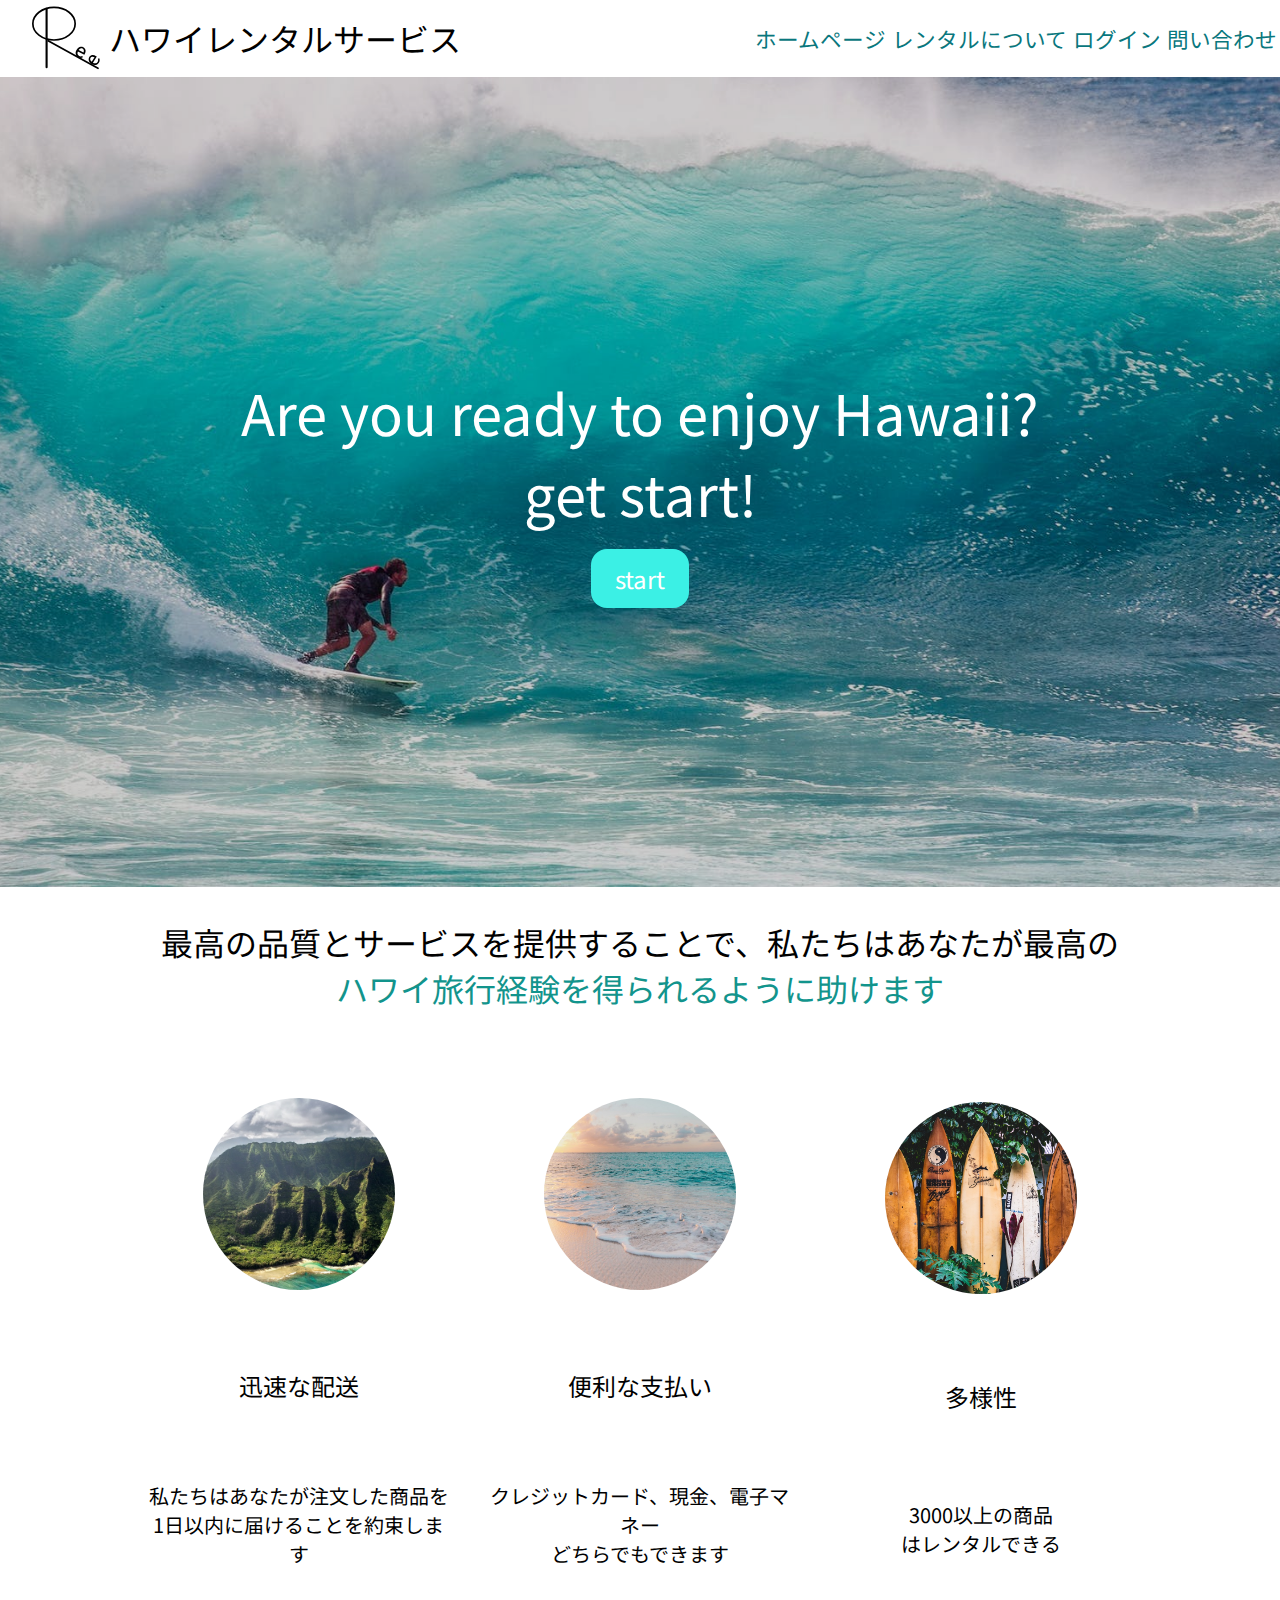
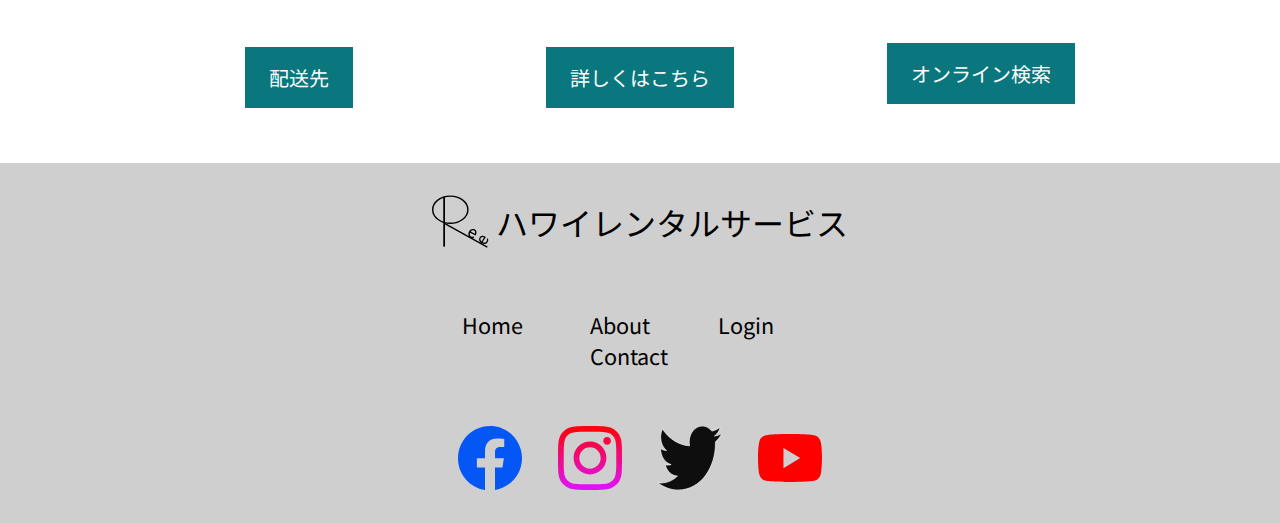
<file: HAWAI/index.html>
<!DOCTYPE html>
<html lang="ja">
 <head>
    <meta charset="UTF-8">
    <meta http-equiv="X-UA-Compatible" content="IE=edge">
    <meta name="viewport" content="width=device-width, initial-scale=1.0">
    <title>hawai</title>
    <!--google font setting-->
    <link rel="preconnect" href="https://fonts.googleapis.com">
    <link rel="preconnect" href="https://fonts.gstatic.com" crossorigin>
    <link href="https://fonts.googleapis.com/css2?family=Noto+Sans+JP&display=swap" rel="stylesheet">
    <link rel="stylesheet" href="styles/style.css">
  
 </head>
 <body>
    <!--header-->
    <header>
     <div class="logo">
         <img src="./Icons/black logo.svg" alt="logo">
         <h1>ハワイレンタルサービス</h1>
     </div>
      <nav>
          <ul>
            <li><a href="#">ホームページ</a></li>
            <li><a href="#">レンタルについて</a></li>
            <li><a href="#">ログイン</a></li>
            <li><a href="#">問い合わせ</a></li>
          </ul>
      </nav>

    </header>
    <main>
    <!--image part of the first page-->
    <section class="backImage">
        <div class="filter"></div>
        <h3>Are you ready to enjoy Hawaii? <br /> 
          get start!</h3>
          <button class="start">start</button>
    </section>
    <!--second page -->
    <section class="second">
        <h2>最高の品質とサービスを提供することで、私たちはあなたが最高の <br>
           <span style="color:#12948c">ハワイ旅行経験を得られるように助けます</span></h2>
    
        <section class="cards">
         <div class="card">
            <img src="./Pictures/braden-jarvis-prSogOoFmkw-unsplash.jpg" alt="Pictures">
            <h4>迅速な配送</h4>
            <P>私たちはあなたが注文した商品を<br>
                1日以内に届けることを約束します</P>
            <a href="#">配送先</a>
         </div>
         <div class="card">
            <img src="./Pictures/sean-o-KMn4VEeEPR8-unsplash.jpg" alt="Pictures">
            <h4>便利な支払い</h4>
            <P>クレジットカード、現金、電子マネー <br>
                どちらでもできます</P>
            <a href="#">詳しくはこちら</a>
         </div>
         <div class="card">
            <img src="./Pictures/tatonomusic-FFCgotROOTY-unsplash.jpg" alt="Pictures">
            <h4>多様性</h4>
            <P>3000以上の商品 <br>
                はレンタルできる</P>
            <a href="#">オンライン検索</a>
         </div>

        </section>
     </section>
    </main>  

    <footer>
     <div class="logo">
        <img src="./Icons/black logo.svg" alt="logo">
        <h1>ハワイレンタルサービス</h1>
     </div>
     <nav>
        <ul>
            <li><a href="#">Home</a></li>
            <li><a href="#">About</a></li>
            <li><a href="#">Login</a></li>
            <li><a href="#">Contact</a></li>
        </ul>
     </nav>
     <section class="links">
        <a href="#"><img src="./Icons/facebook.svg" alt="facebook"></a>
        <a href="#"><img src="./Icons/instagram.svg" alt="instagram"></a>
        <a href="#"><img src="./Icons/twitter.svg" alt="twitter"></a>
        <a href="#"><img src="./Icons/youtube.svg" alt="youtube"></a>
     </section>
    </footer>
 </body>
</html>
</file>
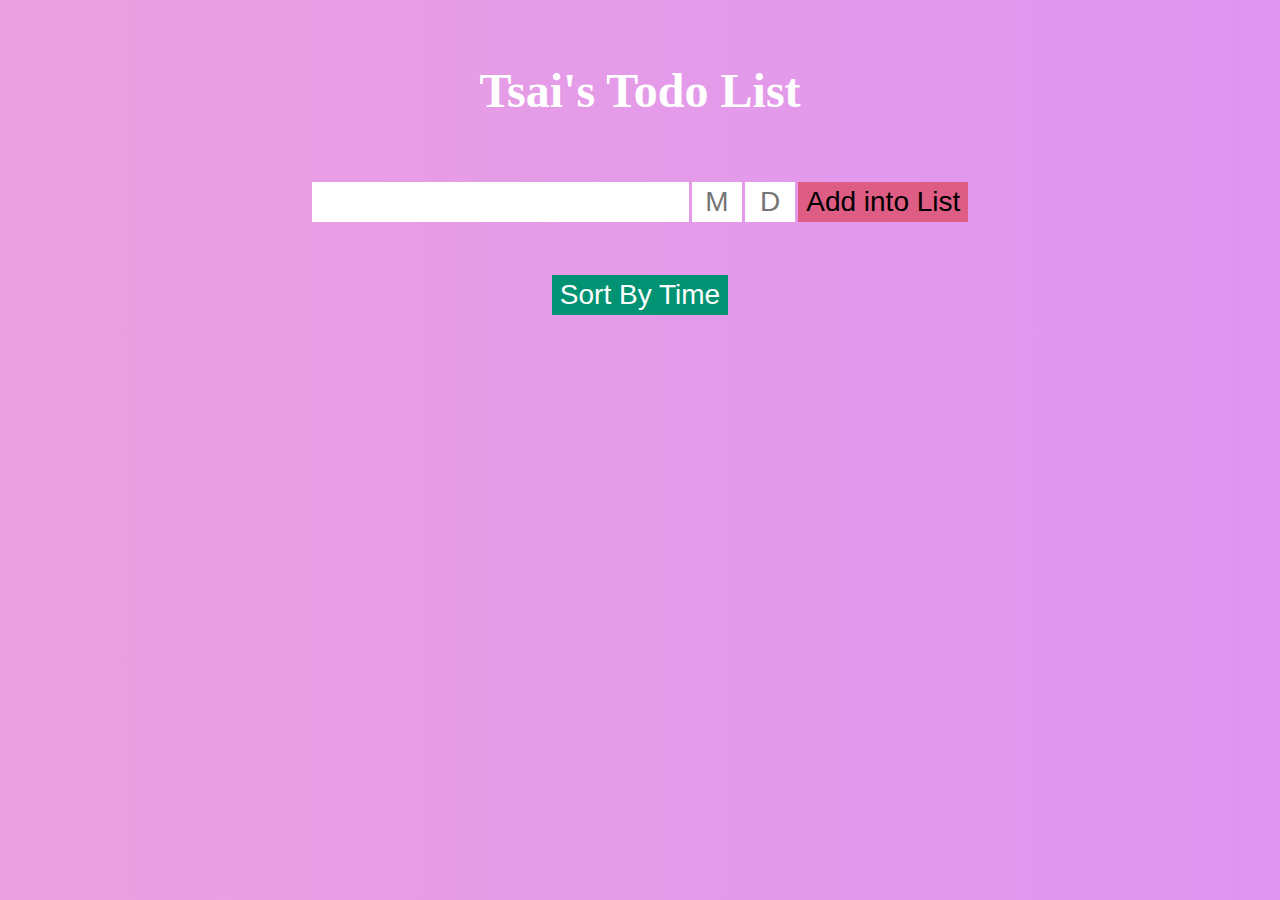
<file: Todo List/index.html>
<!DOCTYPE html>
<html lang="ja">
<head>
    <meta charset="UTF-8">
    <meta http-equiv="X-UA-Compatible" content="IE=edge">
    <meta name="viewport" content="width=device-width, initial-scale=1.0">
    <title>Todo List</title>
    <link rel="stylesheet" href="./style/sytle.css">
    <link rel="stylesheet" href="https://cdnjs.cloudflare.com/ajax/libs/font-awesome/6.1.1/css/all.min.css" integrity="sha512-KfkfwYDsLkIlwQp6LFnl8zNdLGxu9YAA1QvwINks4PhcElQSvqcyVLLD9aMhXd13uQjoXtEKNosOWaZqXgel0g==" crossorigin="anonymous" referrerpolicy="no-referrer" />
</head>
<body>
    <header>
        <h1>Tsai's Todo List</h1>
    </header>
    <form>
        <input type="text">
        <input type="number" min="1" max="12" placeholder="M" required>
        <input type="number" min="1" max="31" placeholder="D" required>
        <button type="submit">Add into List</button>

    </form>
    <br>
    <br>
    <div class="sort">
        <button>Sort By Time</button>
    </div>
    <section></section>
</body>
<script src="./app.js"></script>
</html>
</file>
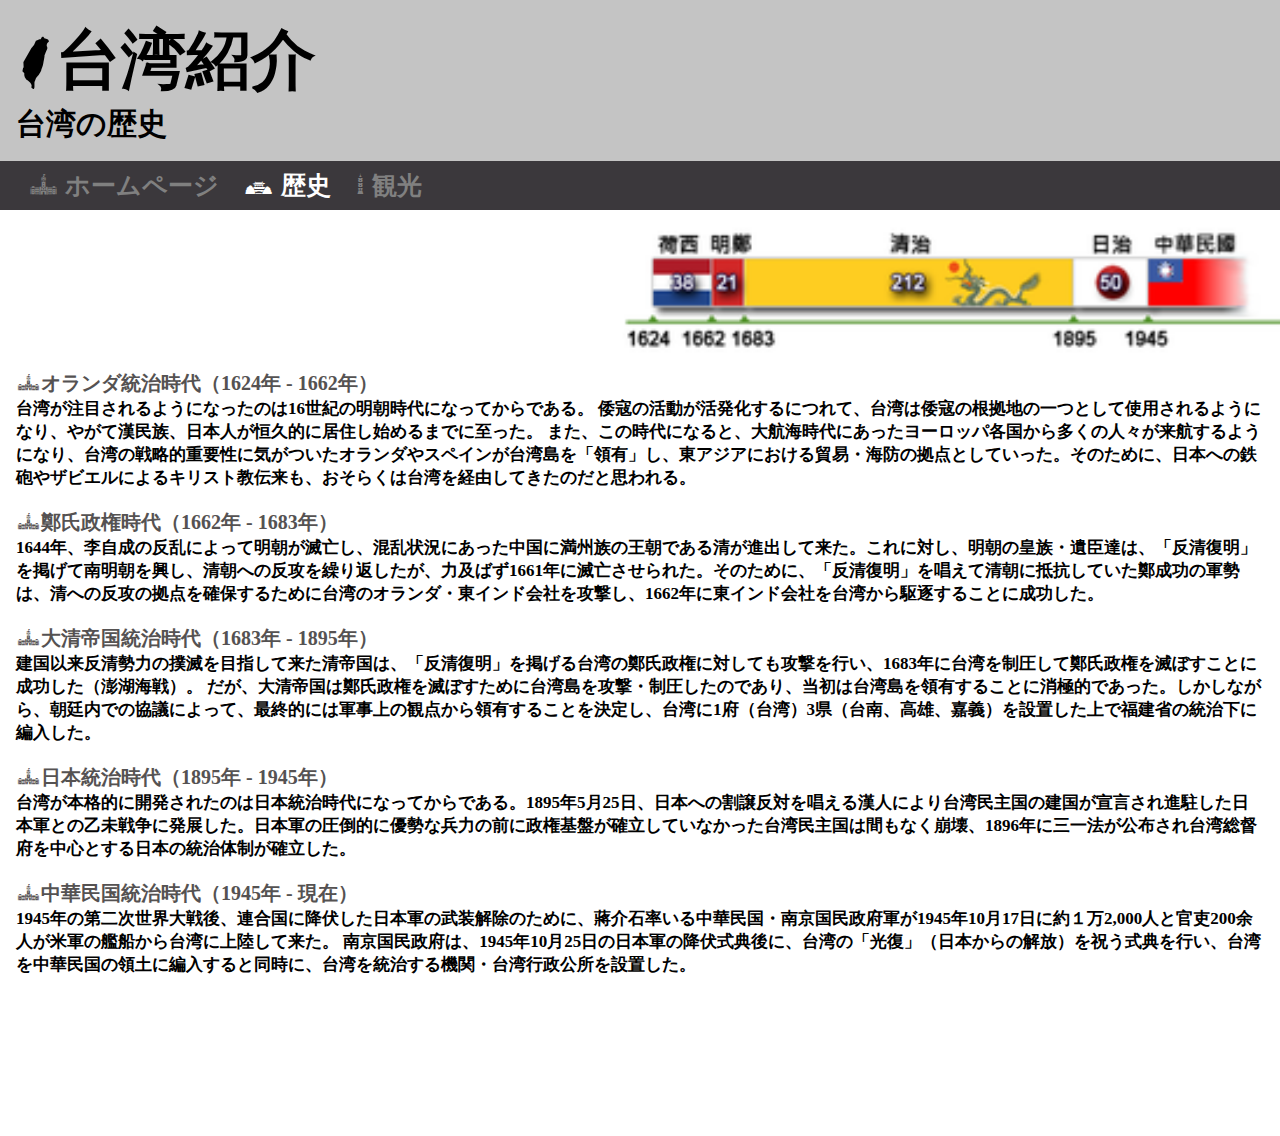
<file: TAIWAN/second.html>
<!DOCTYPE html>
<html lang="ja">
<head>
    <meta charset="UTF-8">
    <meta http-equiv="X-UA-Compatible" content="IE=edge">
    <meta name="viewport" content="width=device-width, initial-scale=1.0">
    <title>Document</title>
    <link rel="stylesheet" href="style.css">
     <link rel="stylesheet" href="./twicon/twicon.css">
</head>
<body>
    <header>
        <h1><i class="twicon-main-island"></i>台湾紹介</h1>
        <h3>台湾の歴史</h3>
            
    </header>
    <nav>
        <ul>
           <li><a href="./index.html"><i class="twicon-president-office"></i> ホームページ</a></li>
           <li><a class ="active" href="#"><i class="twicon-np-mus"></i> 歴史</a></li>
           <li><a href="./third.html"><i class="twicon-taipei101"></i> 観光</a></li>
           
        </ul> 
    </nav>
    <img src="./Taiwan_history.png" alt="taiwan">
<main>
  
  <section class="center">
      <p><i class="twicon-president-office"></i>オランダ統治時代（1624年 - 1662年）
          <br>
        </p>   
        台湾が注目されるようになったのは16世紀の明朝時代になってからである。
        倭寇の活動が活発化するにつれて、台湾は倭寇の根拠地の一つとして使用されるようになり、やがて漢民族、日本人が恒久的に居住し始めるまでに至った。
        また、この時代になると、大航海時代にあったヨーロッパ各国から多くの人々が来航するようになり、台湾の戦略的重要性に気がついたオランダやスペインが台湾島を「領有」し、東アジアにおける貿易・海防の拠点としていった。そのために、日本への鉄砲やザビエルによるキリスト教伝来も、おそらくは台湾を経由してきたのだと思われる。
        <br>
        <br>
     
      <p>
        <i class="twicon-president-office"></i>鄭氏政権時代（1662年 - 1683年）
        <br>
    </p> 
        1644年、李自成の反乱によって明朝が滅亡し、混乱状況にあった中国に満州族の王朝である清が進出して来た。これに対し、明朝の皇族・遺臣達は、「反清復明」を掲げて南明朝を興し、清朝への反攻を繰り返したが、力及ばず1661年に滅亡させられた。そのために、「反清復明」を唱えて清朝に抵抗していた鄭成功の軍勢は、清への反攻の拠点を確保するために台湾のオランダ・東インド会社を攻撃し、1662年に東インド会社を台湾から駆逐することに成功した。
       <br>
       <br>
    <p>
        <i class="twicon-president-office"></i>大清帝国統治時代（1683年 - 1895年）
       <br>
      
    </p>   
       建国以来反清勢力の撲滅を目指して来た清帝国は、「反清復明」を掲げる台湾の鄭氏政権に対しても攻撃を行い、1683年に台湾を制圧して鄭氏政権を滅ぼすことに成功した（澎湖海戦）。
       だが、大清帝国は鄭氏政権を滅ぼすために台湾島を攻撃・制圧したのであり、当初は台湾島を領有することに消極的であった。しかしながら、朝廷内での協議によって、最終的には軍事上の観点から領有することを決定し、台湾に1府（台湾）3県（台南、高雄、嘉義）を設置した上で福建省の統治下に編入した。
      <br>
      <br>
   
    <p> 
        <i class="twicon-president-office"></i>日本統治時代（1895年 - 1945年）
      <br>
    </p> 
      台湾が本格的に開発されたのは日本統治時代になってからである。1895年5月25日、日本への割譲反対を唱える漢人により台湾民主国の建国が宣言され進駐した日本軍との乙未戦争に発展した。日本軍の圧倒的に優勢な兵力の前に政権基盤が確立していなかった台湾民主国は間もなく崩壊、1896年に三一法が公布され台湾総督府を中心とする日本の統治体制が確立した。
      <br>
      <br>
  
    <p><i class="twicon-president-office"></i>中華民国統治時代（1945年 - 現在）
     <br>
    </p> 
     1945年の第二次世界大戦後、連合国に降伏した日本軍の武装解除のために、蔣介石率いる中華民国・南京国民政府軍が1945年10月17日に約１万2,000人と官吏200余人が米軍の艦船から台湾に上陸して来た。
     南京国民政府は、1945年10月25日の日本軍の降伏式典後に、台湾の「光復」（日本からの解放）を祝う式典を行い、台湾を中華民国の領土に編入すると同時に、台湾を統治する機関・台湾行政公所を設置した。
  </section>

     
</main>



</body>
</html>
</file>
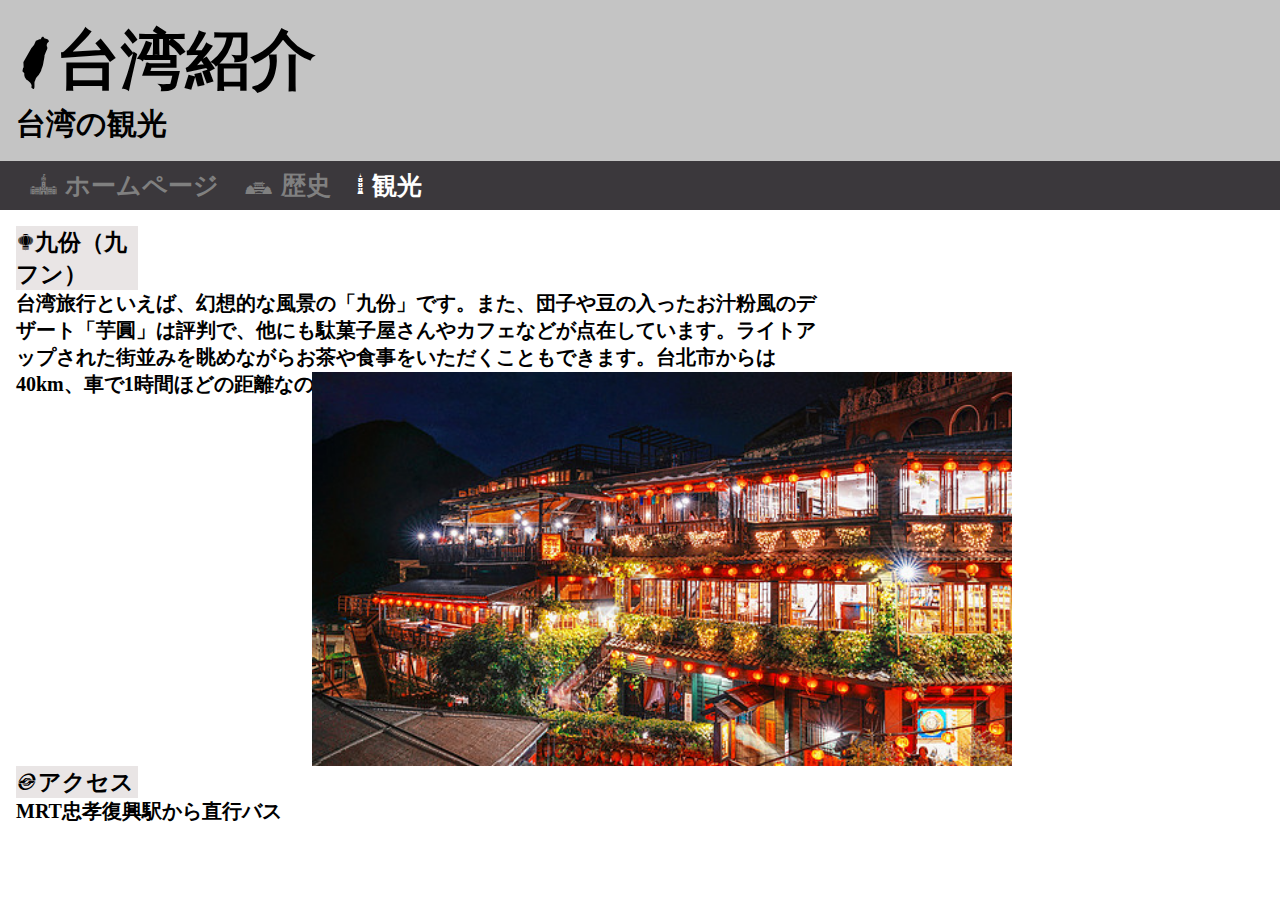
<file: TAIWAN/third.html>
<!DOCTYPE html>
<html lang="ja">
<head>
    <meta charset="UTF-8">
    <meta http-equiv="X-UA-Compatible" content="IE=edge">
    <meta name="viewport" content="width=device-width, initial-scale=1.0">
    <title>Document</title>
    <link rel="stylesheet" href="style.css">
    <link rel="stylesheet" href="./twicon/twicon.css">
</head>
<body>
    <header>
        <h1><i class="twicon-main-island"></i>台湾紹介</h1>
        <h3> 台湾の観光</h3>
       
   </header>

   <nav>
       <ul>
          <li><a href="index.html"><i class="twicon-president-office"></i> ホームページ</a></li>
          <li><a href="./second.html"><i class="twicon-np-mus"></i> 歴史</a></li>
          <li><a class ="active" href="#"><i class="twicon-taipei101"></i> 観光</a></li>
          
       </ul> 
   </nav>

   <main>
       <section class="left"> 
      <h3><i class="twicon-lantern1"></i>九份（九フン）</h3>
        <p>台湾旅行といえば、幻想的な風景の「九份」です。また、団子や豆の入ったお汁粉風のデザート「芋圓」は評判で、他にも駄菓子屋さんやカフェなどが点在しています。ライトアップされた街並みを眺めながらお茶や食事をいただくこともできます。台北市からは40km、車で1時間ほどの距離なのでバスツアーがおすすめです。</p>
        <br>
        <br>
        <br>
        <br>
        <br>
        <br>
        <br>
        <br>
        <br>
        <br>
        <br>
        <br>
        <br>
        <br>
        <br>
        <br>
       
        <h3><i class="twicon-l-taipei-mrt"></i>アクセス</h3>   MRT忠孝復興駅から直行バス
        
    </section>
    
    <img class = "tutor" src="./9.jpg" alt="9">
    
   
  
    <section class="right">
    
    <iframe src="https://www.google.com/maps/embed?pb=!1m18!1m12!1m3!1d7225.595579572474!2d121.84118612610337!3d25.10870545077664!2m3!1f0!2f0!3f0!3m2!1i1024!2i768!4f13.1!3m3!1m2!1s0x345d451805536779%3A0x29b83a838c953b84!2zMjI05Y-w54Gj5paw5YyX5biC55Ge6Iqz5Y2A5Lmd5Lu9!5e0!3m2!1szh-TW!2shk!4v1651324079014!5m2!1szh-TW!2shk" 
    width="400" height="400" style="border:0;" allowfullscreen="" loading="lazy" referrerpolicy="no-referrer-when-downgrade"></iframe>

</section>
   </main>
</body>
</html>
</file>
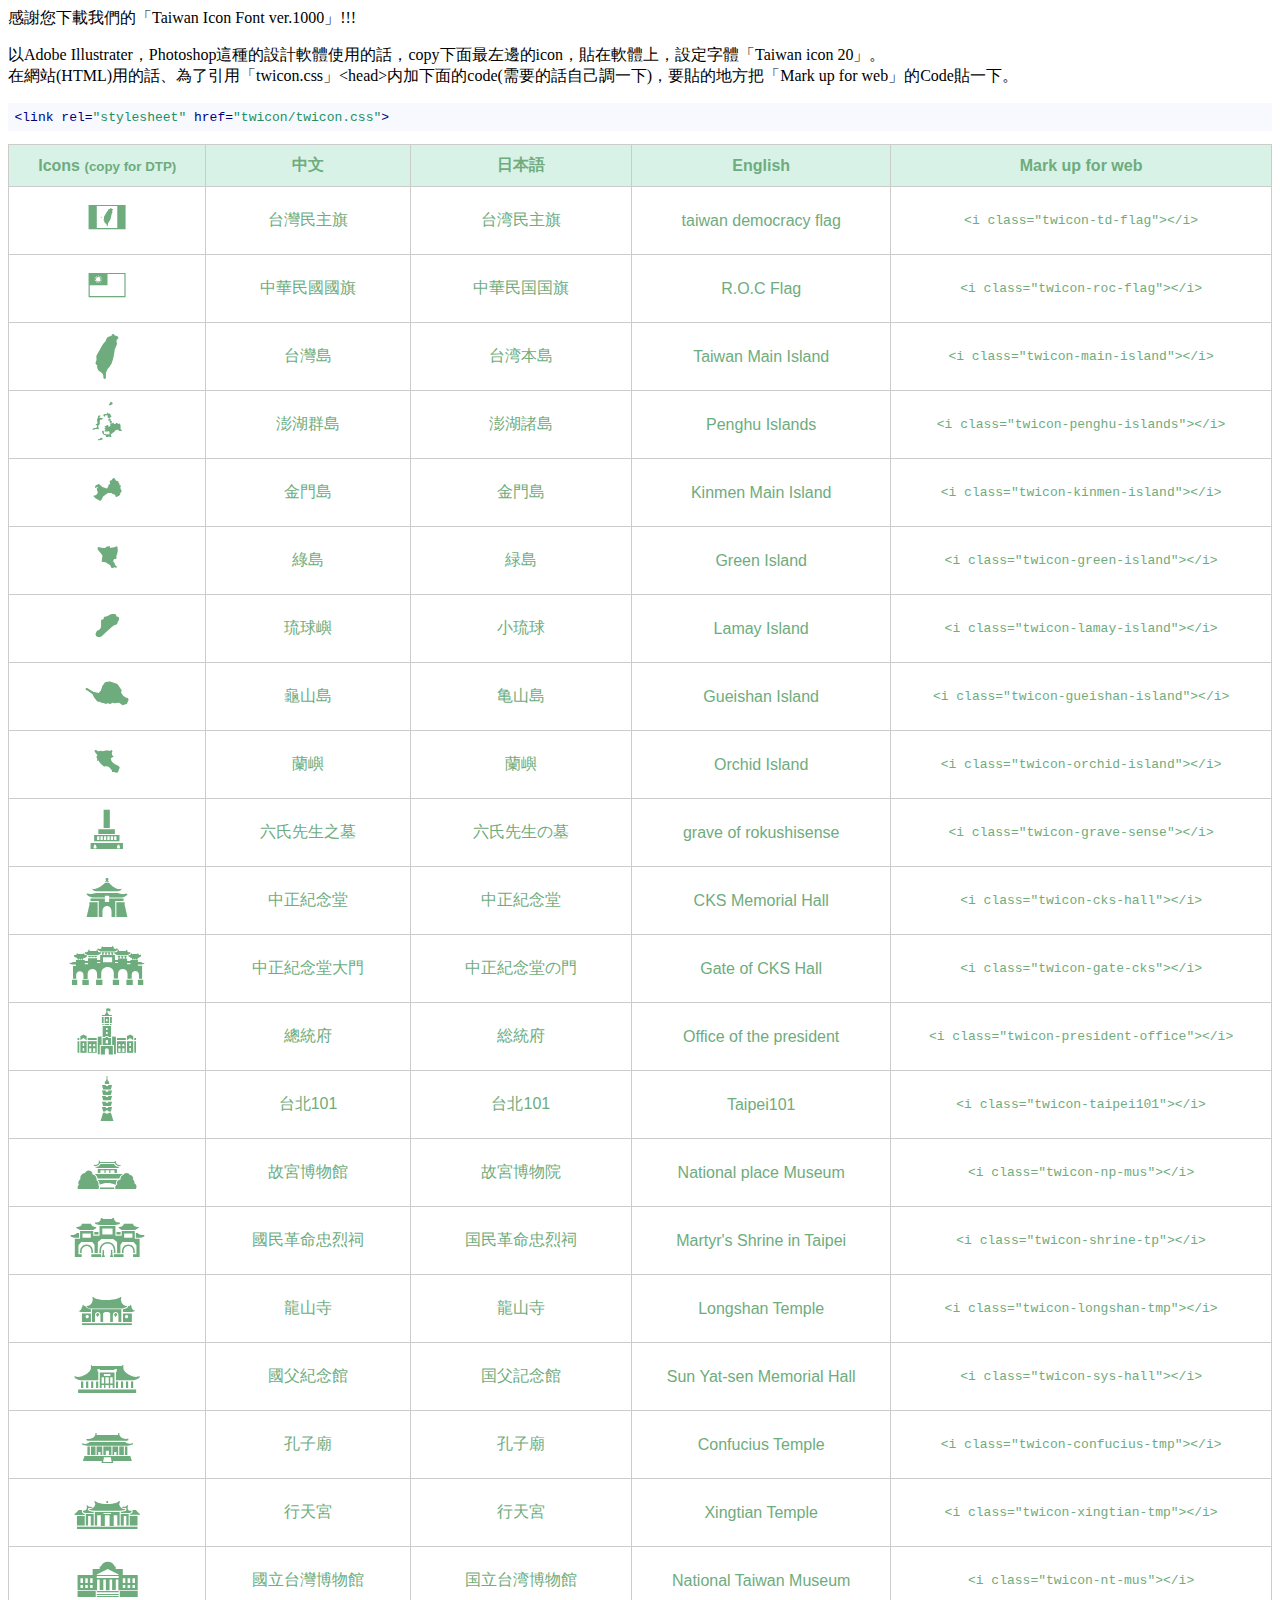
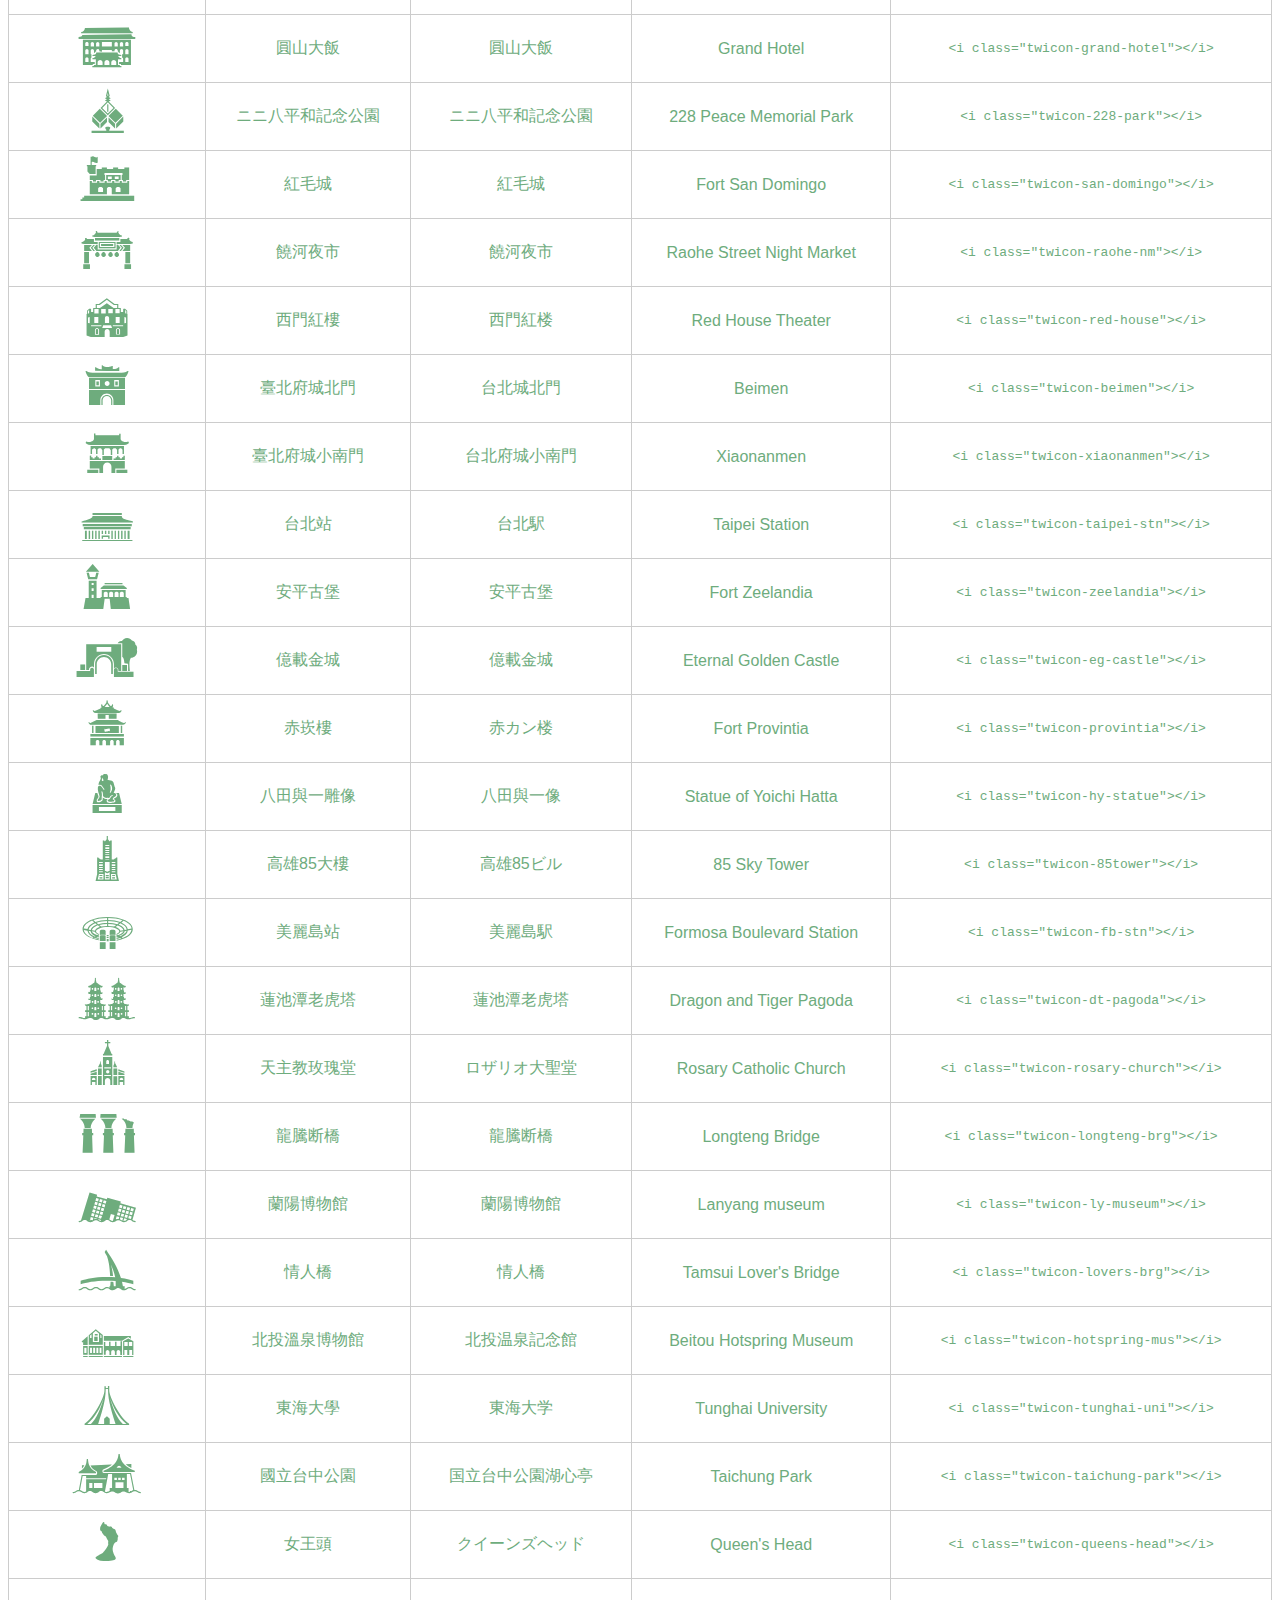
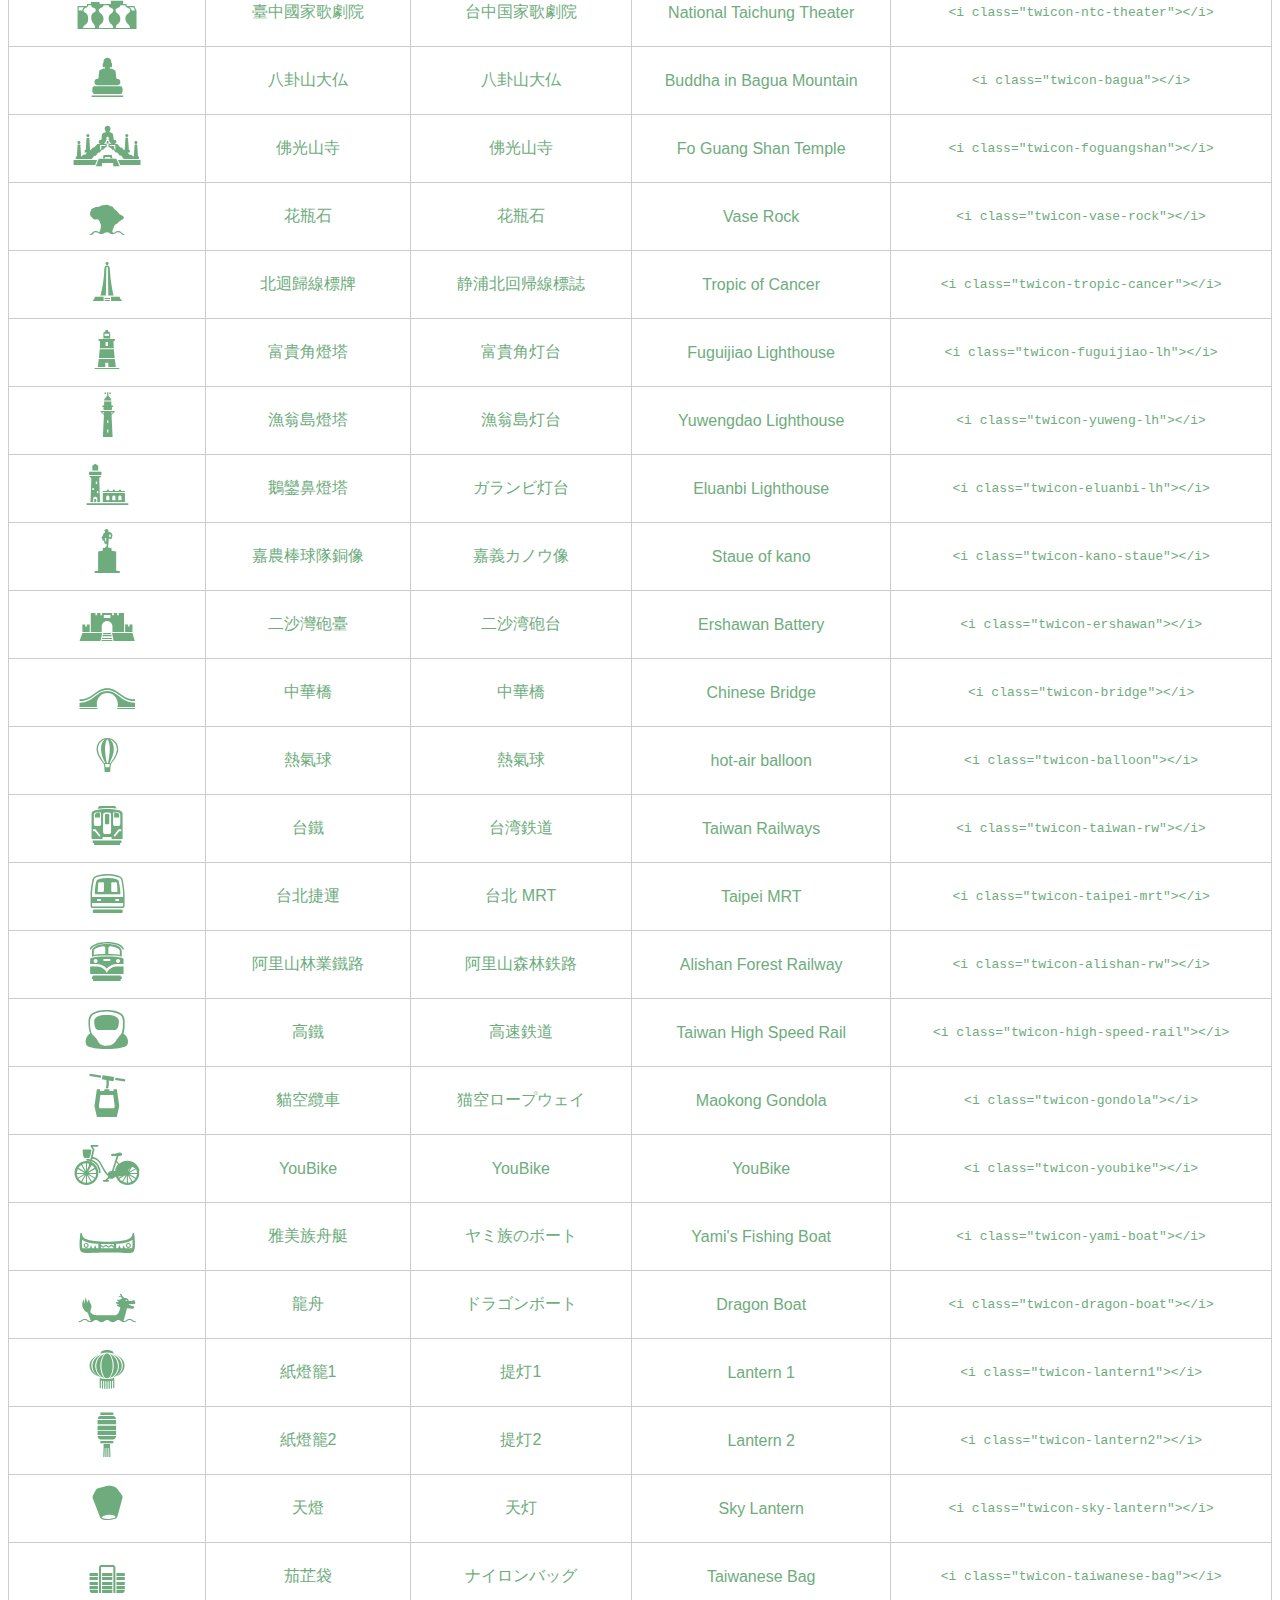
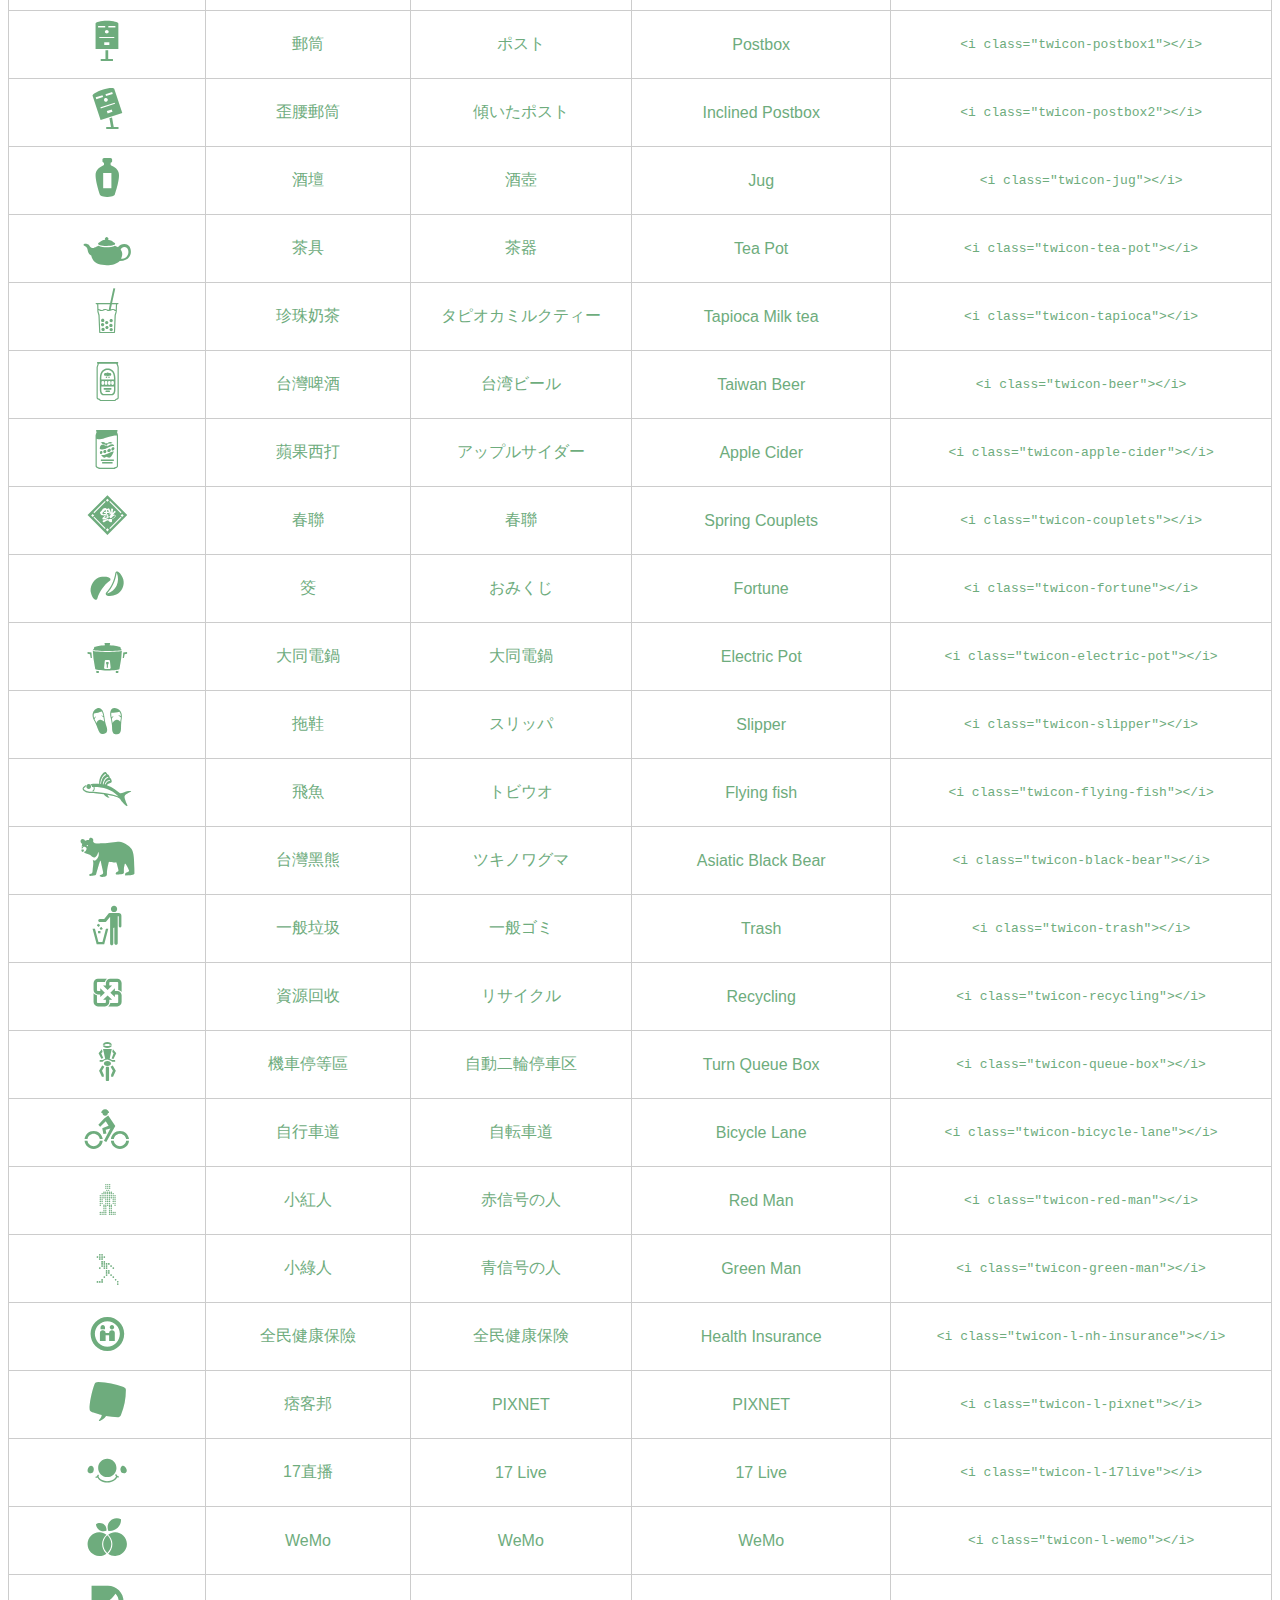
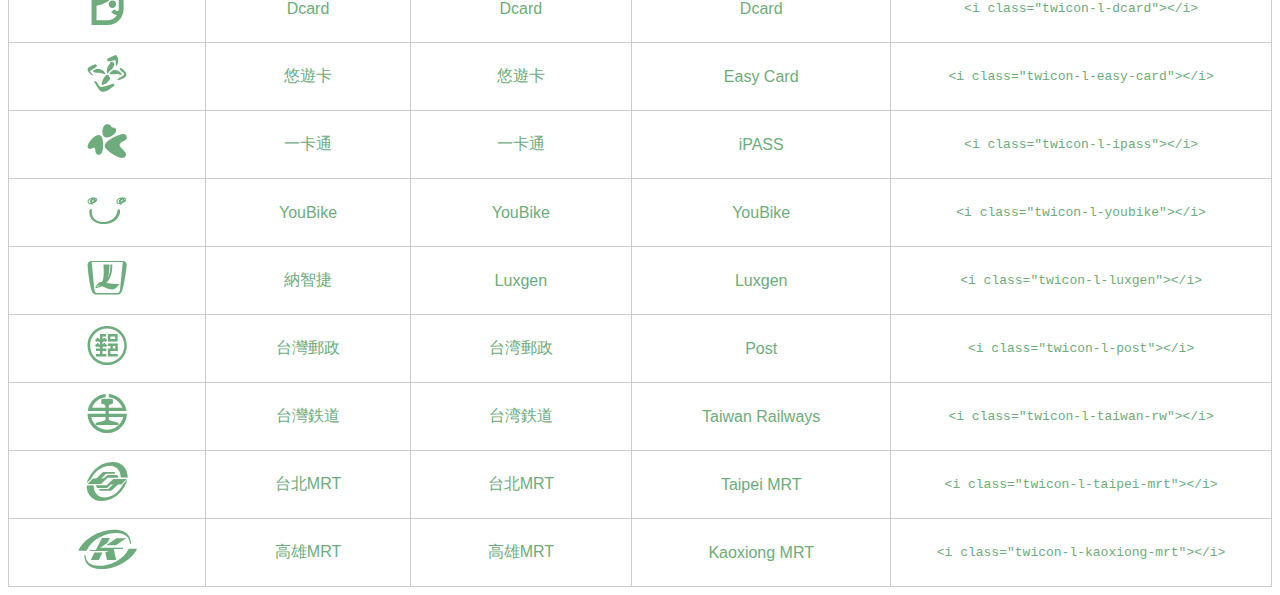
<file: TAIWAN/twicon/List.html>
<head>
 <title>一覽表|一覧表|List</title>
 <style type="text/css">
  table{
    width: 100%;
    border-collapse: collapse;
    border-spacing: 0;
    color:#6EAC7D;
    font-family: sans-serif ;
  }

  table th{
    padding: 10px 20px;
    text-align: center;
    border: 1px solid #ccc;
    background-color: #D9F2E7
  }

  table td{
    padding: 0px 20px;
    text-align: center;
    border: 1px solid #ccc;
  }

  table td.icon {
    font-family: "twicon" ;
    font-size: 3.5em ;
    border: 1px solid #ccc;
  }

  table tr:hover{
    background-color: #4A7756;
    color:#fff;
  }

  @font-face {
   font-family: 'twicon';
   src: url('twicon.woff') ;
   src: url('twicon.woff2') ;
  }
 </style>
</head>
<body>
 <p>
   感謝您下載我們的「Taiwan Icon Font ver.1000」!!!
 </p>
 <p>
   以Adobe Illustrater，Photoshop這種的設計軟體使用的話，copy下面最左邊的icon，貼在軟體上，設定字體「Taiwan icon 20」。
  <br>在網站(HTML)用的話、為了引用「twicon.css」&lt;head&gt;内加下面的code(需要的話自己調一下)，要貼的地方把「Mark up for web」的Code貼一下。
  <pre style="display:block;overflow-x:auto;padding:0.5em;color:#000;background:#f8f8ff"><code><span style="color:#000080;font-weight:normal">&lt;<span style="color:#000080;font-weight:normal">link</span> <span class="hljs-attr">rel</span>=<span style="color:#219161">&quot;stylesheet&quot;</span> <span class="hljs-attr">href</span>=<span style="color:#219161">&quot;twicon/twicon.css&quot;</span>&gt;</span></code></pre>

 <table>
  <tr>
    <th>Icons <small>(copy for DTP)</small></th>
    <th>中文</th>
    <th>日本語</th>
    <th>English</th>
    <th>Mark up for web</th>
  </tr>
  <tr>
    <td class="icon">ꀀ</td>
    <td>台灣民主旗</td>
    <td>台湾民主旗</td>
    <td>taiwan democracy flag</td>
    <td><code>&lt;i class="twicon-td-flag"&gt;&lt;/i&gt;</code></td>
  </tr>
  <tr>
    <td class="icon">ꀁ</td>
    <td>中華民國國旗</td>
    <td>中華民国国旗</td>
    <td>R.O.C Flag</td>
    <td><code>&lt;i class="twicon-roc-flag"&gt;&lt;/i&gt;</code></td>
  </tr>
  <tr>
    <td class="icon">ꀂ</td>
    <td>台灣島</td>
    <td>台湾本島</td>
    <td>Taiwan Main Island</td>
    <td><code>&lt;i class="twicon-main-island"&gt;&lt;/i&gt;</code></td>
  </tr>
  <tr>
    <td class="icon">ꀃ</td>
    <td>澎湖群島</td>
    <td>澎湖諸島</td>
    <td>Penghu Islands</td>
    <td><code>&lt;i class="twicon-penghu-islands"&gt;&lt;/i&gt;</code></td>
  </tr>
  <tr>
    <td class="icon">ꀄ</td>
    <td>金門島</td>
    <td>金門島</td>
    <td>Kinmen Main Island</td>
    <td><code>&lt;i class="twicon-kinmen-island"&gt;&lt;/i&gt;</code></td>
  </tr>
  <tr>
    <td class="icon">ꀅ</td>
    <td>綠島</td>
    <td>緑島</td>
    <td>Green Island</td>
    <td><code>&lt;i class="twicon-green-island"&gt;&lt;/i&gt;</code></td>
  </tr>
  <tr>
    <td class="icon">ꀆ</td>
    <td>琉球嶼</td>
    <td>小琉球</td>
    <td>Lamay Island</td>
    <td><code>&lt;i class="twicon-lamay-island"&gt;&lt;/i&gt;</code></td>
  </tr>
  <tr>
    <td class="icon">ꀇ</td>
    <td>龜山島</td>
    <td>亀山島</td>
    <td>Gueishan Island</td>
    <td><code>&lt;i class="twicon-gueishan-island"&gt;&lt;/i&gt;</code></td>
  </tr>
  <tr>
    <td class="icon">ꀈ</td>
    <td>蘭嶼</td>
    <td>蘭嶼</td>
    <td>Orchid Island</td>
    <td><code>&lt;i class="twicon-orchid-island"&gt;&lt;/i&gt;</code></td>
  </tr>
  <tr>
    <td class="icon">ꀉ</td>
    <td>六氏先生之墓</td>
    <td>六氏先生の墓</td>
    <td>grave of rokushisense</td>
    <td><code>&lt;i class="twicon-grave-sense"&gt;&lt;/i&gt;</code></td>
  </tr>
  <tr>
    <td class="icon">ꀊ</td>
    <td>中正紀念堂</td>
    <td>中正紀念堂</td>
    <td>CKS Memorial Hall</td>
    <td><code>&lt;i class="twicon-cks-hall"&gt;&lt;/i&gt;</code></td>
  </tr>
  <tr>
    <td class="icon">ꀋ</td>
    <td>中正紀念堂大門</td>
    <td>中正紀念堂の門</td>
    <td>Gate of CKS Hall</td>
    <td><code>&lt;i class="twicon-gate-cks"&gt;&lt;/i&gt;</code></td>
  </tr>
  <tr>
    <td class="icon">ꀌ</td>
    <td>總統府</td>
    <td>総統府</td>
    <td>Office of the president</td>
    <td><code>&lt;i class="twicon-president-office"&gt;&lt;/i&gt;</code></td>
  </tr>
  <tr>
    <td class="icon">ꀍ</td>
    <td>台北101</td>
    <td>台北101</td>
    <td>Taipei101</td>
    <td><code>&lt;i class="twicon-taipei101"&gt;&lt;/i&gt;</code></td>
  </tr>
  <tr>
    <td class="icon">ꀎ</td>
    <td>故宮博物館</td>
    <td>故宮博物院</td>
    <td>National place Museum</td>
    <td><code>&lt;i class="twicon-np-mus"&gt;&lt;/i&gt;</code></td>
  </tr>
  <tr>
    <td class="icon">ꀏ</td>
    <td>國民革命忠烈祠</td>
    <td>国民革命忠烈祠</td>
    <td>Martyr's Shrine in Taipei</td>
    <td><code>&lt;i class="twicon-shrine-tp"&gt;&lt;/i&gt;</code></td>
  </tr>
  <tr>
    <td class="icon">ꀐ</td>
    <td>龍山寺</td>
    <td>龍山寺</td>
    <td>Longshan Temple</td>
    <td><code>&lt;i class="twicon-longshan-tmp"&gt;&lt;/i&gt;</code></td>
  </tr>
  <tr>
    <td class="icon">ꀑ</td>
    <td>國父紀念館</td>
    <td>国父記念館</td>
    <td>Sun Yat-sen Memorial Hall</td>
    <td><code>&lt;i class="twicon-sys-hall"&gt;&lt;/i&gt;</code></td>
  </tr>
  <tr>
    <td class="icon">ꀒ</td>
    <td>孔子廟</td>
    <td>孔子廟</td>
    <td>Confucius Temple</td>
    <td><code>&lt;i class="twicon-confucius-tmp"&gt;&lt;/i&gt;</code></td>
  </tr>
  <tr>
    <td class="icon">ꀓ</td>
    <td>行天宮</td>
    <td>行天宮</td>
    <td>Xingtian Temple</td>
    <td><code>&lt;i class="twicon-xingtian-tmp"&gt;&lt;/i&gt;</code></td>
  </tr>
  <tr>
    <td class="icon">ꀔ</td>
    <td>國立台灣博物館</td>
    <td>国立台湾博物館</td>
    <td>National Taiwan Museum</td>
    <td><code>&lt;i class="twicon-nt-mus"&gt;&lt;/i&gt;</code></td>
  </tr>
  <tr>
    <td class="icon">ꀕ</td>
    <td>圓山大飯</td>
    <td>圓山大飯</td>
    <td>Grand Hotel</td>
    <td><code>&lt;i class="twicon-grand-hotel"&gt;&lt;/i&gt;</code></td>
  </tr>
  <tr>
    <td class="icon">ꀖ</td>
    <td>ニニ八平和記念公園</td>
    <td>ニニ八平和記念公園</td>
    <td>228 Peace Memorial Park</td>
    <td><code>&lt;i class="twicon-228-park"&gt;&lt;/i&gt;</code></td>
  </tr>
  <tr>
    <td class="icon">ꀗ</td>
    <td>紅毛城</td>
    <td>紅毛城</td>
    <td>Fort San Domingo</td>
    <td><code>&lt;i class="twicon-san-domingo"&gt;&lt;/i&gt;</code></td>
  </tr>
  <tr>
    <td class="icon">ꀘ</td>
    <td>饒河夜市</td>
    <td>饒河夜市</td>
    <td>Raohe Street Night Market</td>
    <td><code>&lt;i class="twicon-raohe-nm"&gt;&lt;/i&gt;</code></td>
  </tr>
  <tr>
    <td class="icon">ꀙ</td>
    <td>西門紅樓</td>
    <td>西門紅楼</td>
    <td>Red House Theater</td>
    <td><code>&lt;i class="twicon-red-house"&gt;&lt;/i&gt;</code></td>
  </tr>
  <tr>
    <td class="icon">ꀚ</td>
    <td>臺北府城北門</td>
    <td>台北城北門</td>
    <td>Beimen</td>
    <td><code>&lt;i class="twicon-beimen"&gt;&lt;/i&gt;</code></td>
  </tr>
  <tr>
    <td class="icon">ꀛ</td>
    <td>臺北府城小南門</td>
    <td>台北府城小南門</td>
    <td>Xiaonanmen</td>
    <td><code>&lt;i class="twicon-xiaonanmen"&gt;&lt;/i&gt;</code></td>
  </tr>
  <tr>
    <td class="icon">ꀜ</td>
    <td>台北站</td>
    <td>台北駅</td>
    <td>Taipei Station</td>
    <td><code>&lt;i class="twicon-taipei-stn"&gt;&lt;/i&gt;</code></td>
  </tr>
  <tr>
    <td class="icon">ꀝ</td>
    <td>安平古堡</td>
    <td>安平古堡</td>
    <td>Fort Zeelandia</td>
    <td><code>&lt;i class="twicon-zeelandia"&gt;&lt;/i&gt;</code></td>
  </tr>
  <tr>
    <td class="icon">ꀞ</td>
    <td>億載金城</td>
    <td>億載金城</td>
    <td>Eternal Golden Castle</td>
    <td><code>&lt;i class="twicon-eg-castle"&gt;&lt;/i&gt;</code></td>
  </tr>
  <tr>
    <td class="icon">ꀟ</td>
    <td>赤崁樓</td>
    <td>赤カン楼</td>
    <td>Fort Provintia</td>
    <td><code>&lt;i class="twicon-provintia"&gt;&lt;/i&gt;</code></td>
  </tr>
  <tr>
    <td class="icon">ꀠ</td>
    <td>八田與一雕像</td>
    <td>八田與一像</td>
    <td>Statue of Yoichi Hatta</td>
    <td><code>&lt;i class="twicon-hy-statue"&gt;&lt;/i&gt;</code></td>
  </tr>
  <tr>
    <td class="icon">ꀡ</td>
    <td>高雄85大樓</td>
    <td>高雄85ビル</td>
    <td>85 Sky Tower</td>
    <td><code>&lt;i class="twicon-85tower"&gt;&lt;/i&gt;</code></td>
  </tr>
  <tr>
    <td class="icon">ꀢ</td>
    <td>美麗島站</td>
    <td>美麗島駅</td>
    <td>Formosa Boulevard Station</td>
    <td><code>&lt;i class="twicon-fb-stn"&gt;&lt;/i&gt;</code></td>
  </tr>
  <tr>
    <td class="icon">ꀣ</td>
    <td>蓮池潭老虎塔</td>
    <td>蓮池潭老虎塔</td>
    <td>Dragon and Tiger Pagoda</td>
    <td><code>&lt;i class="twicon-dt-pagoda"&gt;&lt;/i&gt;</code></td>
  </tr>
  <tr>
    <td class="icon">ꀤ</td>
    <td>天主教玫瑰堂</td>
    <td>ロザリオ大聖堂</td>
    <td>Rosary Catholic Church</td>
    <td><code>&lt;i class="twicon-rosary-church"&gt;&lt;/i&gt;</code></td>
  </tr>
  <tr>
    <td class="icon">ꀥ</td>
    <td>龍騰断橋</td>
    <td>龍騰断橋</td>
    <td>Longteng Bridge</td>
    <td><code>&lt;i class="twicon-longteng-brg"&gt;&lt;/i&gt;</code></td>
  </tr>
  <tr>
    <td class="icon">ꀦ</td>
    <td>蘭陽博物館</td>
    <td>蘭陽博物館</td>
    <td>Lanyang museum</td>
    <td><code>&lt;i class="twicon-ly-museum"&gt;&lt;/i&gt;</code></td>
  </tr>
  <tr>
    <td class="icon">ꀧ</td>
    <td>情人橋</td>
    <td>情人橋</td>
    <td>Tamsui Lover's Bridge</td>
    <td><code>&lt;i class="twicon-lovers-brg"&gt;&lt;/i&gt;</code></td>
  </tr>
  <tr>
    <td class="icon">ꀨ</td>
    <td>北投溫泉博物館</td>
    <td>北投温泉記念館</td>
    <td>Beitou Hotspring Museum</td>
    <td><code>&lt;i class="twicon-hotspring-mus"&gt;&lt;/i&gt;</code></td>
  </tr>
  <tr>
    <td class="icon">ꀩ</td>
    <td>東海大學</td>
    <td>東海大学</td>
    <td>Tunghai University</td>
    <td><code>&lt;i class="twicon-tunghai-uni"&gt;&lt;/i&gt;</code></td>
  </tr>
  <tr>
    <td class="icon">ꀪ</td>
    <td>國立台中公園</td>
    <td>国立台中公園湖心亭</td>
    <td>Taichung Park</td>
    <td><code>&lt;i class="twicon-taichung-park"&gt;&lt;/i&gt;</code></td>
  </tr>
  <tr>
    <td class="icon">ꀫ</td>
    <td>女王頭</td>
    <td>クイーンズヘッド</td>
    <td>Queen's Head</td>
    <td><code>&lt;i class="twicon-queens-head"&gt;&lt;/i&gt;</code></td>
  </tr>
  <tr>
    <td class="icon">ꀬ</td>
    <td>臺中國家歌劇院</td>
    <td>台中国家歌劇院</td>
    <td>National Taichung Theater</td>
    <td><code>&lt;i class="twicon-ntc-theater"&gt;&lt;/i&gt;</code></td>
  </tr>
  <tr>
    <td class="icon">ꀭ</td>
    <td>八卦山大仏</td>
    <td>八卦山大仏</td>
    <td>Buddha in Bagua Mountain</td>
    <td><code>&lt;i class="twicon-bagua"&gt;&lt;/i&gt;</code></td>
  </tr>
  <tr>
    <td class="icon">ꀮ</td>
    <td>佛光山寺</td>
    <td>佛光山寺</td>
    <td>Fo Guang Shan Temple</td>
    <td><code>&lt;i class="twicon-foguangshan"&gt;&lt;/i&gt;</code></td>
  </tr>
  <tr>
    <td class="icon">ꀯ</td>
    <td>花瓶石</td>
    <td>花瓶石</td>
    <td>Vase Rock</td>
    <td><code>&lt;i class="twicon-vase-rock"&gt;&lt;/i&gt;</code></td>
  </tr>
  <tr>
    <td class="icon">ꀰ</td>
    <td>北迴歸線標牌</td>
    <td>静浦北回帰線標誌</td>
    <td>Tropic of Cancer</td>
    <td><code>&lt;i class="twicon-tropic-cancer"&gt;&lt;/i&gt;</code></td>
  </tr>
  <tr>
    <td class="icon">ꀱ</td>
    <td>富貴角燈塔</td>
    <td>富貴角灯台</td>
    <td>Fuguijiao Lighthouse</td>
    <td><code>&lt;i class="twicon-fuguijiao-lh"&gt;&lt;/i&gt;</code></td>
  </tr>
  <tr>
    <td class="icon">ꀲ</td>
    <td>漁翁島燈塔</td>
    <td>漁翁島灯台</td>
    <td>Yuwengdao Lighthouse</td>
    <td><code>&lt;i class="twicon-yuweng-lh"&gt;&lt;/i&gt;</code></td>
  </tr>
  <tr>
    <td class="icon">ꀳ</td>
    <td>鵝鑾鼻燈塔</td>
    <td>ガランビ灯台</td>
    <td>Eluanbi Lighthouse</td>
    <td><code>&lt;i class="twicon-eluanbi-lh"&gt;&lt;/i&gt;</code></td>
  </tr>
  <tr>
    <td class="icon">ꀴ</td>
    <td>嘉農棒球隊銅像</td>
    <td>嘉義カノウ像</td>
    <td>Staue of kano</td>
    <td><code>&lt;i class="twicon-kano-staue"&gt;&lt;/i&gt;</code></td>
  </tr>
  <tr>
    <td class="icon">ꀵ</td>
    <td>二沙灣砲臺</td>
    <td>二沙湾砲台</td>
    <td>Ershawan Battery</td>
    <td><code>&lt;i class="twicon-ershawan"&gt;&lt;/i&gt;</code></td>
  </tr>
  <tr>
    <td class="icon">ꀶ</td>
    <td>中華橋</td>
    <td>中華橋</td>
    <td>Chinese Bridge</td>
    <td><code>&lt;i class="twicon-bridge"&gt;&lt;/i&gt;</code></td>
  </tr>
  <tr>
    <td class="icon">ꀷ</td>
    <td>熱氣球</td>
    <td>熱氣球</td>
    <td>hot‐air balloon</td>
    <td><code>&lt;i class="twicon-balloon"&gt;&lt;/i&gt;</code></td>
  </tr>
  <tr>
    <td class="icon">ꀸ</td>
    <td>台鐵</td>
    <td>台湾鉄道</td>
    <td>Taiwan Railways</td>
    <td><code>&lt;i class="twicon-taiwan-rw"&gt;&lt;/i&gt;</code></td>
  </tr>
  <tr>
    <td class="icon">ꀹ</td>
    <td>台北捷運</td>
    <td>台北 MRT</td>
    <td>Taipei MRT</td>
    <td><code>&lt;i class="twicon-taipei-mrt"&gt;&lt;/i&gt;</code></td>
  </tr>
  <tr>
    <td class="icon">ꀺ</td>
    <td>阿里山林業鐵路</td>
    <td>阿里山森林鉄路</td>
    <td>Alishan Forest Railway</td>
    <td><code>&lt;i class="twicon-alishan-rw"&gt;&lt;/i&gt;</code></td>
  </tr>
  <tr>
    <td class="icon">ꀻ</td>
    <td>高鐵</td>
    <td>高速鉄道</td>
    <td>Taiwan High Speed Rail</td>
    <td><code>&lt;i class="twicon-high-speed-rail"&gt;&lt;/i&gt;</code></td>
  </tr>
  <tr>
    <td class="icon">ꀼ</td>
    <td>貓空纜車</td>
    <td>猫空ロープウェイ</td>
    <td>Maokong Gondola</td>
    <td><code>&lt;i class="twicon-gondola"&gt;&lt;/i&gt;</code></td>
  </tr>
  <tr>
    <td class="icon">ꀽ</td>
    <td>YouBike</td>
    <td>YouBike</td>
    <td>YouBike</td>
    <td><code>&lt;i class="twicon-youbike"&gt;&lt;/i&gt;</code></td>
  </tr>
  <tr>
    <td class="icon">ꀾ</td>
    <td>雅美族舟艇</td>
    <td>ヤミ族のボート</td>
    <td>Yami's Fishing Boat</td>
    <td><code>&lt;i class="twicon-yami-boat"&gt;&lt;/i&gt;</code></td>
  </tr>
  <tr>
    <td class="icon">ꀿ</td>
    <td>龍舟</td>
    <td>ドラゴンボート</td>
    <td>Dragon Boat</td>
    <td><code>&lt;i class="twicon-dragon-boat"&gt;&lt;/i&gt;</code></td>
  </tr>
  <tr>
    <td class="icon">ꁀ</td>
    <td>紙燈籠1</td>
    <td>提灯1</td>
    <td>Lantern 1</td>
    <td><code>&lt;i class="twicon-lantern1"&gt;&lt;/i&gt;</code></td>
  </tr>
  <tr>
    <td class="icon">ꁁ</td>
    <td>紙燈籠2</td>
    <td>提灯2</td>
    <td>Lantern 2</td>
    <td><code>&lt;i class="twicon-lantern2"&gt;&lt;/i&gt;</code></td>
  </tr>
  <tr>
    <td class="icon">ꁂ</td>
    <td>天燈</td>
    <td>天灯</td>
    <td>Sky Lantern</td>
    <td><code>&lt;i class="twicon-sky-lantern"&gt;&lt;/i&gt;</code></td>
  </tr>
  <tr>
    <td class="icon">ꁃ</td>
    <td>茄芷袋</td>
    <td>ナイロンバッグ</td>
    <td>Taiwanese Bag</td>
    <td><code>&lt;i class="twicon-taiwanese-bag"&gt;&lt;/i&gt;</code></td>
  </tr>
  <tr>
    <td class="icon">ꁄ</td>
    <td>郵筒</td>
    <td>ポスト</td>
    <td>Postbox</td>
    <td><code>&lt;i class="twicon-postbox1"&gt;&lt;/i&gt;</code></td>
  </tr>
  <tr>
    <td class="icon">ꁅ</td>
    <td>歪腰郵筒</td>
    <td>傾いたポスト</td>
    <td>Inclined Postbox</td>
    <td><code>&lt;i class="twicon-postbox2"&gt;&lt;/i&gt;</code></td>
  </tr>
  <tr>
    <td class="icon">ꁆ</td>
    <td>酒壇</td>
    <td>酒壺</td>
    <td>Jug</td>
    <td><code>&lt;i class="twicon-jug"&gt;&lt;/i&gt;</code></td>
  </tr>
  <tr>
    <td class="icon">ꁇ</td>
    <td>茶具</td>
    <td>茶器</td>
    <td>Tea Pot</td>
    <td><code>&lt;i class="twicon-tea-pot"&gt;&lt;/i&gt;</code></td>
  </tr>
  <tr>
    <td class="icon">ꁈ</td>
    <td>珍珠奶茶</td>
    <td>タピオカミルクティー</td>
    <td>Tapioca Milk tea</td>
    <td><code>&lt;i class="twicon-tapioca"&gt;&lt;/i&gt;</code></td>
  </tr>
  <tr>
    <td class="icon">ꁉ</td>
    <td>台灣啤酒</td>
    <td>台湾ビール</td>
    <td>Taiwan Beer</td>
    <td><code>&lt;i class="twicon-beer"&gt;&lt;/i&gt;</code></td>
  </tr>
  <tr>
    <td class="icon">ꁊ</td>
    <td>蘋果西打</td>
    <td>アップルサイダー</td>
    <td>Apple Cider</td>
    <td><code>&lt;i class="twicon-apple-cider"&gt;&lt;/i&gt;</code></td>
  </tr>
  <tr>
    <td class="icon">ꁋ</td>
    <td>春聯</td>
    <td>春聯</td>
    <td>Spring Couplets</td>
    <td><code>&lt;i class="twicon-couplets"&gt;&lt;/i&gt;</code></td>
  </tr>
  <tr>
    <td class="icon">ꁌ</td>
    <td>筊</td>
    <td>おみくじ</td>
    <td>Fortune</td>
    <td><code>&lt;i class="twicon-fortune"&gt;&lt;/i&gt;</code></td>
  </tr>
  <tr>
    <td class="icon">ꁍ</td>
    <td>大同電鍋</td>
    <td>大同電鍋</td>
    <td>Electric Pot</td>
    <td><code>&lt;i class="twicon-electric-pot"&gt;&lt;/i&gt;</code></td>
  </tr>
  <tr>
    <td class="icon">ꁎ</td>
    <td>拖鞋</td>
    <td>スリッパ</td>
    <td>Slipper</td>
    <td><code>&lt;i class="twicon-slipper"&gt;&lt;/i&gt;</code></td>
  </tr>
  <tr>
    <td class="icon">ꁏ</td>
    <td>飛魚</td>
    <td>トビウオ</td>
    <td>Flying fish</td>
    <td><code>&lt;i class="twicon-flying-fish"&gt;&lt;/i&gt;</code></td>
  </tr>
  <tr>
    <td class="icon">ꁐ</td>
    <td>台灣黑熊</td>
    <td>ツキノワグマ</td>
    <td>Asiatic Black Bear</td>
    <td><code>&lt;i class="twicon-black-bear"&gt;&lt;/i&gt;</code></td>
  </tr>
  <tr>
    <td class="icon">ꁒ</td>
    <td>一般垃圾</td>
    <td>一般ゴミ</td>
    <td>Trash</td>
    <td><code>&lt;i class="twicon-trash"&gt;&lt;/i&gt;</code></td>
  </tr>
  <tr>
    <td class="icon">ꁑ</td>
    <td>資源回收</td>
    <td>リサイクル</td>
    <td>Recycling</td>
    <td><code>&lt;i class="twicon-recycling"&gt;&lt;/i&gt;</code></td>
  </tr>
  <tr>
    <td class="icon">ꁓ</td>
    <td>機車停等區</td>
    <td>自動二輪停車区</td>
    <td>Turn Queue Box</td>
    <td><code>&lt;i class="twicon-queue-box"&gt;&lt;/i&gt;</code></td>
  </tr>
  <tr>
    <td class="icon">ꁔ</td>
    <td>自行車道</td>
    <td>自転車道</td>
    <td>Bicycle Lane</td>
    <td><code>&lt;i class="twicon-bicycle-lane"&gt;&lt;/i&gt;</code></td>
  </tr>
  <tr>
    <td class="icon">ꁕ</td>
    <td>小紅人</td>
    <td>赤信号の人</td>
    <td>Red Man</td>
    <td><code>&lt;i class="twicon-red-man"&gt;&lt;/i&gt;</code></td>
  </tr>
  <tr>
    <td class="icon">ꁖ</td>
    <td>小綠人</td>
    <td>青信号の人</td>
    <td>Green Man</td>
    <td><code>&lt;i class="twicon-green-man"&gt;&lt;/i&gt;</code></td>
  </tr>
  <tr>
    <td class="icon">ꁗ</td>
    <td>全民健康保險</td>
    <td>全民健康保険</td>
    <td>Health Insurance</td>
    <td><code>&lt;i class="twicon-l-nh-insurance"&gt;&lt;/i&gt;</code></td>
  </tr>
  <tr>
    <td class="icon">ꁘ</td>
    <td>痞客邦</td>
    <td>PIXNET</td>
    <td>PIXNET</td>
    <td><code>&lt;i class="twicon-l-pixnet"&gt;&lt;/i&gt;</code></td>
  </tr>
  <tr>
    <td class="icon">ꁙ</td>
    <td>17直播</td>
    <td>17 Live</td>
    <td>17 Live</td>
    <td><code>&lt;i class="twicon-l-17live"&gt;&lt;/i&gt;</code></td>
  </tr>
  <tr>
    <td class="icon">ꁚ</td>
    <td>WeMo</td>
    <td>WeMo</td>
    <td>WeMo</td>
    <td><code>&lt;i class="twicon-l-wemo"&gt;&lt;/i&gt;</code></td>
  </tr>
  <tr>
    <td class="icon">ꁛ</td>
    <td>Dcard</td>
    <td>Dcard</td>
    <td>Dcard</td>
    <td><code>&lt;i class="twicon-l-dcard"&gt;&lt;/i&gt;</code></td>
  </tr>
  <tr>
    <td class="icon">ꁜ</td>
    <td>悠遊卡</td>
    <td>悠遊卡</td>
    <td>Easy Card</td>
    <td><code>&lt;i class="twicon-l-easy-card"&gt;&lt;/i&gt;</code></td>
  </tr>
  <tr>
    <td class="icon">ꁝ</td>
    <td>一卡通</td>
    <td>一卡通</td>
    <td>iPASS</td>
    <td><code>&lt;i class="twicon-l-ipass"&gt;&lt;/i&gt;</code></td>
  </tr>
  <tr>
    <td class="icon">ꁞ</td>
    <td>YouBike</td>
    <td>YouBike</td>
    <td>YouBike</td>
    <td><code>&lt;i class="twicon-l-youbike"&gt;&lt;/i&gt;</code></td>
  </tr>
  <tr>
    <td class="icon">ꁟ</td>
    <td>納智捷</td>
    <td>Luxgen</td>
    <td>Luxgen</td>
    <td><code>&lt;i class="twicon-l-luxgen"&gt;&lt;/i&gt;</code></td>
  </tr>
  <tr>
    <td class="icon">ꁠ</td>
    <td>台灣郵政</td>
    <td>台湾郵政</td>
    <td>Post</td>
    <td><code>&lt;i class="twicon-l-post"&gt;&lt;/i&gt;</code></td>
  </tr>
  <tr>
    <td class="icon">ꁡ</td>
    <td>台灣鉄道</td>
    <td>台湾鉄道</td>
    <td>Taiwan Railways</td>
    <td><code>&lt;i class="twicon-l-taiwan-rw"&gt;&lt;/i&gt;</code></td>
  </tr>
  <tr>
    <td class="icon">ꁢ</td>
    <td>台北MRT</td>
    <td>台北MRT</td>
    <td>Taipei MRT</td>
    <td><code>&lt;i class="twicon-l-taipei-mrt"&gt;&lt;/i&gt;</code></td>
  </tr>
  <tr>
    <td class="icon">ꁣ</td>
    <td>高雄MRT</td>
    <td>高雄MRT</td>
    <td>Kaoxiong MRT</td>
    <td><code>&lt;i class="twicon-l-kaoxiong-mrt"&gt;&lt;/i&gt;</code></td>
  </tr>
 </table>
</body>
</file>
<file: HAWAI/styles/style.css>
* {
  padding: 0;
  margin: 0;
  -webkit-box-sizing: border-box;
          box-sizing: border-box;
  font-family: 'Noto Sans JP', sans-serif;
}

h1, h2, h3, h4, h5, h6 {
  font-weight: normal;
}

header {
  display: -webkit-box;
  display: -ms-flexbox;
  display: flex;
  -webkit-box-align: center;
      -ms-flex-align: center;
          align-items: center;
  -ms-flex-wrap: wrap;
      flex-wrap: wrap;
}

header div.logo {
  display: -webkit-box;
  display: -ms-flexbox;
  display: flex;
  -webkit-box-align: center;
      -ms-flex-align: center;
          align-items: center;
  margin-left: 2rem;
  -webkit-box-flex: 5;
      -ms-flex: 5 1 400px;
          flex: 5 1 400px;
}

header div.logo img {
  width: 6vw;
  height: 6vw;
}

header nav {
  -webkit-box-flex: 2;
      -ms-flex: 2 1 400px;
          flex: 2 1 400px;
}

header nav ul {
  display: -webkit-box;
  display: -ms-flexbox;
  display: flex;
  list-style-type: none;
  -ms-flex-pack: distribute;
      justify-content: space-around;
}

header nav ul li a {
  color: #09777D;
  text-decoration: none;
  font-size: 1.35rem;
}

main section.backImage {
  min-height: 90vh;
  width: 100%;
  background-image: url("../Pictures/pexels-photo-416676.jpeg");
  background-size: cover;
  background-position: center;
  position: relative;
  z-index: 0;
  display: -webkit-box;
  display: -ms-flexbox;
  display: flex;
  -webkit-box-pack: center;
      -ms-flex-pack: center;
          justify-content: center;
  -webkit-box-align: center;
      -ms-flex-align: center;
          align-items: center;
  -webkit-box-orient: vertical;
  -webkit-box-direction: normal;
      -ms-flex-direction: column;
          flex-direction: column;
  text-align: center;
}

main section.backImage h3 {
  font-size: 3.5rem;
  color: white;
  margin: 1rem 0rem;
}

main section.backImage button.start {
  background-color: #3bf0e5;
  padding: 0.75rem 1.5rem;
  font-size: 1.5rem;
  color: white;
  border: none;
  border-radius: 1rem;
  cursor: pointer;
}

main section.backImage div.filter {
  background-color: rgba(0, 0, 0, 0.2);
  width: 100%;
  min-height: 90vh;
  position: absolute;
  top: 0;
  z-index: -1;
}

main section.second {
  display: -webkit-box;
  display: -ms-flexbox;
  display: flex;
  -webkit-box-orient: vertical;
  -webkit-box-direction: normal;
      -ms-flex-direction: column;
          flex-direction: column;
  -webkit-box-align: center;
      -ms-flex-align: center;
          align-items: center;
  text-align: center;
}

main section.second h2 {
  font-size: 2rem;
  margin: 2rem 1rem;
}

main section.second section.cards {
  display: -webkit-box;
  display: -ms-flexbox;
  display: flex;
  width: 80%;
  min-height: 80vh;
  -ms-flex-wrap: wrap;
      flex-wrap: wrap;
}

main section.second section.cards div.card {
  display: -webkit-box;
  display: -ms-flexbox;
  display: flex;
  -webkit-box-orient: vertical;
  -webkit-box-direction: normal;
      -ms-flex-direction: column;
          flex-direction: column;
  -webkit-box-align: center;
      -ms-flex-align: center;
          align-items: center;
  -ms-flex-pack: distribute;
      justify-content: space-around;
  padding: 1rem;
  -webkit-box-flex: 1;
      -ms-flex: 1 1 300px;
          flex: 1 1 300px;
}

main section.second section.cards div.card img {
  width: 15vw;
  height: 15vw;
  border-radius: 50%;
}

main section.second section.cards h4 {
  font-size: 1.5rem;
}

main section.second section.cards p {
  font-size: 1.25rem;
}

main section.second section.cards a {
  text-decoration: none;
  padding: 1rem 1.5rem;
  background-color: #09777D;
  color: white;
  font-size: 1.25rem;
}

@media screen and (max-width: 750px) {
  main section.second section.cards div.card img {
    width: 50vw;
    height: 50vw;
  }
}

footer {
  display: -webkit-box;
  display: -ms-flexbox;
  display: flex;
  -webkit-box-orient: vertical;
  -webkit-box-direction: normal;
      -ms-flex-direction: column;
          flex-direction: column;
  -webkit-box-align: center;
      -ms-flex-align: center;
          align-items: center;
  min-height: 40vh;
  -ms-flex-pack: distribute;
      justify-content: space-around;
  background-color: #cfcfcf;
}

footer div.logo {
  display: -webkit-box;
  display: -ms-flexbox;
  display: flex;
  -webkit-box-align: center;
      -ms-flex-align: center;
          align-items: center;
}

footer div.logo img {
  width: 5vw;
  height: 5vw;
}

footer nav {
  width: 30%;
}

footer nav ul {
  display: -webkit-box;
  display: -ms-flexbox;
  display: flex;
  list-style-type: none;
  -ms-flex-pack: distribute;
      justify-content: space-around;
  -ms-flex-wrap: wrap;
      flex-wrap: wrap;
}

footer nav ul li {
  -ms-flex-preferred-size: 100px;
      flex-basis: 100px;
}

footer nav ul li a {
  color: black;
  text-decoration: none;
  font-size: 1.35rem;
}

footer section.links a {
  padding: 0rem 1rem;
}

footer section.links a img {
  width: 5vw;
  height: 5vw;
}

@media screen and (max-width: 500px) {
  header div.logo {
    margin-left: 0rem;
  }
  header div.logo img {
    width: 12vw;
    height: 12vw;
  }
  header div.logo h1 {
    font-size: 1.85rem;
  }
  header nav ul li a {
    font-size: 1rem;
  }
  footer div.logo img {
    width: 15vw;
    height: 15vw;
  }
  footer section.links a img {
    width: 10vw;
    height: 10vw;
  }
}
/*# sourceMappingURL=style.css.map */
</file>
<file: Todo List/style/sytle.css>
* {
  margin: 0;
  padding: 0;
  -webkit-box-sizing: border-box;
          box-sizing: border-box;
}

i {
  pointer-events: none;
}

body {
  background: -webkit-gradient(linear, left top, right top, from(#eaa1e0), to(#df95f1));
  background: linear-gradient(90deg, #eaa1e0, #df95f1);
}

header {
  height: 20vh;
  display: -webkit-box;
  display: -ms-flexbox;
  display: flex;
  -webkit-box-pack: center;
      -ms-flex-pack: center;
          justify-content: center;
  -webkit-box-align: center;
      -ms-flex-align: center;
          align-items: center;
}

header h1 {
  color: white;
  font-size: 3rem;
}

form {
  display: -webkit-box;
  display: -ms-flexbox;
  display: flex;
  -webkit-box-pack: center;
      -ms-flex-pack: center;
          justify-content: center;
  -webkit-box-align: center;
      -ms-flex-align: center;
          align-items: center;
  /* Chrome, Safari, Edge, Opera */
  /* Firefox */
}

form input, form button {
  border: none;
  padding: 0.25rem 0.5rem;
  font-size: 1.75rem;
  margin: 0.1rem;
}

form input[type="number"] {
  width: 50px;
  text-align: center;
}

form input::-webkit-outer-spin-button,
form input::-webkit-inner-spin-button {
  -webkit-appearance: none;
  margin: 0;
}

form input[type=number] {
  -moz-appearance: textfield;
}

form button {
  cursor: pointer;
  background-color: #de5d84;
}

section {
  display: -webkit-box;
  display: -ms-flexbox;
  display: flex;
  -webkit-box-orient: vertical;
  -webkit-box-direction: normal;
      -ms-flex-direction: column;
          flex-direction: column;
  -webkit-box-align: center;
      -ms-flex-align: center;
          align-items: center;
}

section div.todo {
  width: 30vw;
  display: -webkit-box;
  display: -ms-flexbox;
  display: flex;
  -webkit-box-align: center;
      -ms-flex-align: center;
          align-items: center;
  margin: 0.2rem 0rem;
  -webkit-transition: 0.1s ease;
  transition: 0.1s ease;
}

section div.todo p {
  background-color: white;
  color: black;
  padding: 0.25rem 0.5rem;
  font-size: 1.75rem;
}

section div.todo p.todo-text {
  width: 50%;
}

section div.todo p.todo-time {
  width: 20%;
  text-align: center;
}

section div.todo button {
  padding: 0.25rem 0.5rem;
  font-size: 1.75rem;
  border: none;
  cursor: pointer;
  color: white;
}

section div.todo button.trash {
  background-color: red;
}

section div.todo button.complete {
  background-color: green;
}

div.sort {
  display: -webkit-box;
  display: -ms-flexbox;
  display: flex;
  -webkit-box-pack: center;
      -ms-flex-pack: center;
          justify-content: center;
  -webkit-box-align: center;
      -ms-flex-align: center;
          align-items: center;
  margin: 1rem 0rem;
}

div.sort button {
  cursor: pointer;
  background-color: #009272;
  color: white;
  border: none;
  padding: 0.25rem 0.5rem;
  font-size: 1.75rem;
}

.done {
  opacity: 0.5;
  text-decoration: line-through;
  text-decoration-thickness: 0.2rem;
}

@-webkit-keyframes scaleUp {
  from {
    -webkit-transform: scale(0);
            transform: scale(0);
  }
  to {
    -webkit-transform: scale(1);
            transform: scale(1);
  }
}

@keyframes scaleUp {
  from {
    -webkit-transform: scale(0);
            transform: scale(0);
  }
  to {
    -webkit-transform: scale(1);
            transform: scale(1);
  }
}

@-webkit-keyframes scaleDown {
  to {
    -webkit-transform: scale(0);
            transform: scale(0);
  }
}

@keyframes scaleDown {
  to {
    -webkit-transform: scale(0);
            transform: scale(0);
  }
}
/*# sourceMappingURL=sytle.css.map */
</file>
<file: TAIWAN/style.css>
* {
    margin: 0;
    padding: 0;
    box-sizing: border-box;
    position: relative;
   
}



header {

background-color: #c4c4c4;
width: 100%;
padding: 1rem;


}
header h1{

    font-size: 65px;
}
header h3{
    font-size: 30px;
}

nav{

    background-color: #3b383c;
}

nav ul{
  display: flex;
  list-style-type: none;
  padding-left: 1rem;
}
nav ul li{

    display: flex;

}

nav ul li a{
   padding: 0.5rem 0.75rem;
   color:gray; 
   font-weight: bold;
   text-decoration: none;
   font-size: 25px;
   transition: all 0.25s ease ;
}
nav ul li a:hover{

color: white;

}
main{

width: 100%;
display: flex;

}

section.left,section.right{

    padding: 1rem;
    font-weight: bold;
    font-size: 20px;

}
section.right h4{

    font-size: 1.25rem;
    text-align: center;
}

section.right{
    display: flex;
    flex-direction: column;
    align-items: center;
   width: 60%;
    
}

section.right p{
    margin: 1rem 0rem;


}

section.left h3{
width: 15%;
background-color: rgb(233, 229, 229);
}

.active {

    color: white;
}

img{
    position: absolute;
    width: 700px;
    margin:  1rem;
   transform: translateX(600px);
}

img.tutor{
    position: absolute;
    width: 700px;
    margin: 7rem;
  
   transform: translate(200px,50px);
}
section.center {
    padding: 10rem 1rem;
    font-weight: bold;
    font-size: 17px;
   
    
}
section.center p{
    
   font-weight: 900;
   color: #555252;
    font-size: 20px;
   
    
}
</file>
<file: TAIWAN/twicon/twicon.css>
/*!
* @package twicon
* @version 1.001
* @author twicon https://twicon.page
* @copyright Copyright (c) 2020 twicon
* @license - https://twicon.page/license/
*/
@font-face {
  font-family: twicon;
  font-weight: 400;
  font-style: Regular;
  src: url(twicon.woff2) format("woff2"),
    url(twicon.woff) format("woff");
}
[class*=" twicon-"],
[class^="twicon-"] {
  font-family: twicon !important;
  speak: none;
  font-style: normal;
  font-weight: 400;
  font-variant: normal;
  text-transform: none;
  white-space: nowrap;
  word-wrap: normal;
  direction: ltr;
  line-height: 1;
  -webkit-font-feature-settings: "liga";
  -webkit-font-smoothing: antialiased;
}

.twicon-td-flag:before {
  content: "\a000";
}
.twicon-roc-flag:before {
  content: "\a001";
}
.twicon-main-island:before {
  content: "\a002";
}
.twicon-penghu-islands:before {
  content: "\a003";
}
.twicon-kinmen-island:before {
  content: "\a004";
}
.twicon-green-island:before {
  content: "\a005";
}
.twicon-lamay-island:before {
  content: "\a006";
}
.twicon-gueishan-island:before {
  content: "\a007";
}
.twicon-orchid-island:before {
  content: "\a008";
}
.twicon-grave-sense:before {
  content: "\a009";
}
.twicon-cks-hall:before {
  content: "\a00a";
}
.twicon-gate-cks:before {
  content: "\a00b";
}
.twicon-president-office:before {
  content: "\a00c";
}
.twicon-taipei101:before {
  content: "\a00d";
}
.twicon-np-mus:before {
  content: "\a00e";
}
.twicon-shrine-tp:before {
  content: "\a00f";
}
.twicon-longshan-tmp:before {
  content: "\a010";
}
.twicon-sys-hall:before {
  content: "\a011";
}
.twicon-confucius-tmp:before {
  content: "\a012";
}
.twicon-xingtian-tmp:before {
  content: "\a013";
}
.twicon-nt-mus:before {
  content: "\a014";
}
.twicon-grand-hotel:before {
  content: "\a015";
}
.twicon-228-park:before {
  content: "\a016";
}
.twicon-san-domingo:before {
  content: "\a017";
}
.twicon-raohe-nm:before {
  content: "\a018";
}
.twicon-red-house:before {
  content: "\a019";
}
.twicon-beimen:before {
  content: "\a01a";
}
.twicon-xiaonanmen:before {
  content: "\a01b";
}
.twicon-taipei-stn:before {
  content: "\a01c";
}
.twicon-zeelandia:before {
  content: "\a01d";
}
.twicon-eg-castle:before {
  content: "\a01e";
}
.twicon-provintia:before {
  content: "\a01f";
}
.twicon-hy-statue:before {
  content: "\a020";
}
.twicon-85tower:before {
  content: "\a021";
}
.twicon-fb-stn:before {
  content: "\a022";
}
.twicon-dt-pagoda:before {
  content: "\a023";
}
.twicon-rosary-church:before {
  content: "\a024";
}
.twicon-longteng-brg:before {
  content: "\a025";
}
.twicon-ly-mus:before {
  content: "\a026";
}
.twicon-lovers-brg:before {
  content: "\a027";
}
.twicon-hotspring-mus:before {
  content: "\a028";
}
.twicon-tunghai-uni:before {
  content: "\a029";
}
.twicon-taichung-park:before {
  content: "\a02a";
}
.twicon-queens-head:before {
  content: "\a02b";
}
.twicon-ntc-theater:before {
  content: "\a02c";
}
.twicon-bagua:before {
  content: "\a02d";
}
.twicon-foguangshan:before {
  content: "\a02e";
}
.twicon-vase-rock:before {
  content: "\a02f";
}
.twicon-tropic-cancer:before {
  content: "\a030";
}
.twicon-fuguijiao-lh:before {
  content: "\a031";
}
.twicon-yuweng-lh:before {
  content: "\a032";
}
.twicon-eluanbi-lh:before {
  content: "\a033";
}
.twicon-kano-staue:before {
  content: "\a034";
}
.twicon-ershawan:before {
  content: "\a035";
}
.twicon-dahu-park:before {
  content: "\a036";
}
.twicon-balloon:before {
  content: "\a037";
}
.twicon-taiwan-rw:before {
  content: "\a038";
}
.twicon-taipei-mrt:before {
  content: "\a039";
}
.twicon-alishan-rw:before {
  content: "\a03a";
}
.twicon-high-speed-rail:before {
  content: "\a03b";
}
.twicon-gondola:before {
  content: "\a03c";
}
.twicon-youbike:before {
  content: "\a03d";
}
.twicon-yami-boat:before {
  content: "\a03e";
}
.twicon-dragon-boat:before {
  content: "\a03f";
}
.twicon-lantern1:before {
  content: "\a040";
}
.twicon-lantern2:before {
  content: "\a041";
}
.twicon-sky-lantern:before {
  content: "\a042";
}
.twicon-taiwanese-bag:before {
  content: "\a043";
}
.twicon-postbox1:before {
  content: "\a044";
}
.twicon-postbox2:before {
  content: "\a045";
}
.twicon-jug:before {
  content: "\a046";
}
.twicon-tea-pot:before {
  content: "\a047";
}
.twicon-tapioca:before {
  content: "\a048";
}
.twicon-beer:before {
  content: "\a049";
}
.twicon-apple-cider:before {
  content: "\a04a";
}
.twicon-couplets:before {
  content: "\a04b";
}
.twicon-fortune:before {
  content: "\a04c";
}
.twicon-electric-pot:before {
  content: "\a04d";
}
.twicon-slipper:before {
  content: "\a04e";
}
.twicon-flying-fish:before {
  content: "\a04f";
}
.twicon-black-bear:before {
  content: "\a050";
}
.twicon-trash:before {
  content: "\a052";
}
.twicon-recycling:before {
  content: "\a051";
}
.twicon-queue-box:before {
  content: "\a053";
}
.twicon-bicycle-lane:before {
  content: "\a054";
}
.twicon-red-man:before {
  content: "\a055";
}
.twicon-green-man:before {
  content: "\a056";
}
.twicon-l-nh-insurance:before {
  content: "\a057";
}
.twicon-l-pixnet:before {
  content: "\a058";
}
.twicon-l-17live:before {
  content: "\a059";
}
.twicon-l-wemo:before {
  content: "\a05a";
}
.twicon-l-dcard:before {
  content: "\a05b";
}
.twicon-l-easy-card:before {
  content: "\a05c";
}
.twicon-l-ipass:before {
  content: "\a05d";
}
.twicon-l-youbike:before {
  content: "\a05e";
}
.twicon-l-luxgen:before {
  content: "\a05f";
}
.twicon-l-post:before {
  content: "\a060";
}
.twicon-l-taiwan-rw:before {
  content: "\a061";
}
.twicon-l-taipei-mrt:before {
  content: "\a062";
}
.twicon-l-kaoxiong-mrt:before {
  content: "\a063";
}
.twicon-xs {
  font-size: 0.5em;
}
.twicon-sm {
  font-size: 0.75em;
}
.twicon-md {
  font-size: 1.25em;
}
.twicon-lg {
  font-size: 1.5em;
}
.twicon-1x {
  font-size: 1em;
}
.twicon-2x {
  font-size: 2em;
}
.twicon-3x {
  font-size: 3em;
}
.twicon-4x {
  font-size: 4em;
}
.twicon-5x {
  font-size: 5em;
}
.twicon-6x {
  font-size: 6em;
}
.twicon-7x {
  font-size: 7em;
}
.twicon-8x {
  font-size: 8em;
}
.twicon-9x {
  font-size: 9em;
}
.twicon-10x {
  font-size: 10em;
}
.twicon-fw {
  text-align: center;
  width: 1.25em;
}
.twicon-ul {
  list-style-type: none;
  padding-left: 0;
  margin-left: 0;
}
.twicon-ul > li {
  position: relative;
  line-height: 2em;
}
.twicon-ul > li .twicon {
  display: inline-block;
  vertical-align: middle;
}
.twicon-border {
  border: solid 0.08em #f1f1f1;
  border-radius: 0.1em;
  padding: 0.2em 0.25em 0.15em;
}
.twicon-pull-left {
  float: left;
}
.twicon-pull-right {
  float: right;
}
.twicon.twicon-pull-left {
  margin-right: 0.3em;
}
.twicon.twicon-pull-right {
  margin-left: 0.3em;
}
.twicon-spin {
  -webkit-animation: twicon-spin 2s infinite linear;
  animation: twicon-spin 2s infinite linear;
  display: inline-block;
}
.twicon-pulse {
  -webkit-animation: twicon-spin 1s infinite steps(8);
  animation: twicon-spin 1s infinite steps(8);
  display: inline-block;
}
@-webkit-keyframes twicon-spin {
  0% {
    -webkit-transform: rotate(0);
    transform: rotate(0);
  }
  100% {
    -webkit-transform: rotate(360deg);
    transform: rotate(360deg);
  }
}
@keyframes twicon-spin {
  0% {
    -webkit-transform: rotate(0);
    transform: rotate(0);
  }
  100% {
    -webkit-transform: rotate(360deg);
    transform: rotate(360deg);
  }
}
.twicon-rotate-90 {
  -webkit-transform: rotate(90deg);
  transform: rotate(90deg);
}
.twicon-rotate-180 {
  -webkit-transform: rotate(180deg);
  transform: rotate(180deg);
}
.twicon-rotate-270 {
  -webkit-transform: rotate(270deg);
  transform: rotate(270deg);
}
.twicon-flip-horizontal {
  -webkit-transform: scale(-1, 1);
  transform: scale(-1, 1);
}
.twicon-flip-vertical {
  -webkit-transform: scale(1, -1);
  transform: scale(1, -1);
}
.twicon-flip-horizontal.twicon-flip-vertical {
  -webkit-transform: scale(-1, -1);
  transform: scale(-1, -1);
}
:root .twicon-flip-horizontal,
:root .twicon-flip-vertical,
:root .twicon-rotate-180,
:root .twicon-rotate-270,
:root .twicon-rotate-90 {
  -webkit-filter: none;
  filter: none;
  display: inline-block;
}
.twicon-inverse {
  color: #fff;
}
.sr-only {
  border: 0;
  clip: rect(0, 0, 0, 0);
  height: 1px;
  margin: -1px;
  overflow: hidden;
  padding: 0;
  position: absolute;
  width: 1px;
}
.sr-only-focusable:active,
.sr-only-focusable:focus {
  clip: auto;
  height: auto;
  margin: 0;
  overflow: visible;
  position: static;
  width: auto;
}
/* NEW */
/* GLOBAL STYLES */

.main-nav {
  max-width: 1200px;
}

.navigation ul {
  background: #fff;
  list-style: none;
  margin: 0;
  padding: 0;
  display: flex;
}

.navigation li {
  flex: 3;
}

.navigation .user {
  flex: 1;
}


/* HEADER */

* {
  box-sizing: border-box;
}

body {
  margin: 0;
}

.header {
  overflow: hidden;
  padding: 16px 10px;
}

.header a {
  float: left;
  text-align: center;
  padding: 14px;
  text-decoration: none;
  font-size: 18px;
  line-height: 23px;
  border-radius: 4px;
  margin-right: 10px;
}

.header a.logo {
  font-size: 22px;
}

.header a:hover {
  background-color: #ddd;
}

.header a.active {
  background-color: rgb(110, 172, 125);
  color: white;
}

.header-right {
  float: right;
}

@media screen and (max-width: 550px) {
  .header a {
    padding: 8px;
    font-size: 12px;
    line-height: 15px;
    margin-right: 2px;
  }
  .header a.logo {
    font-size: 18px;
    font-weight: bold;
  }
}
</file>
